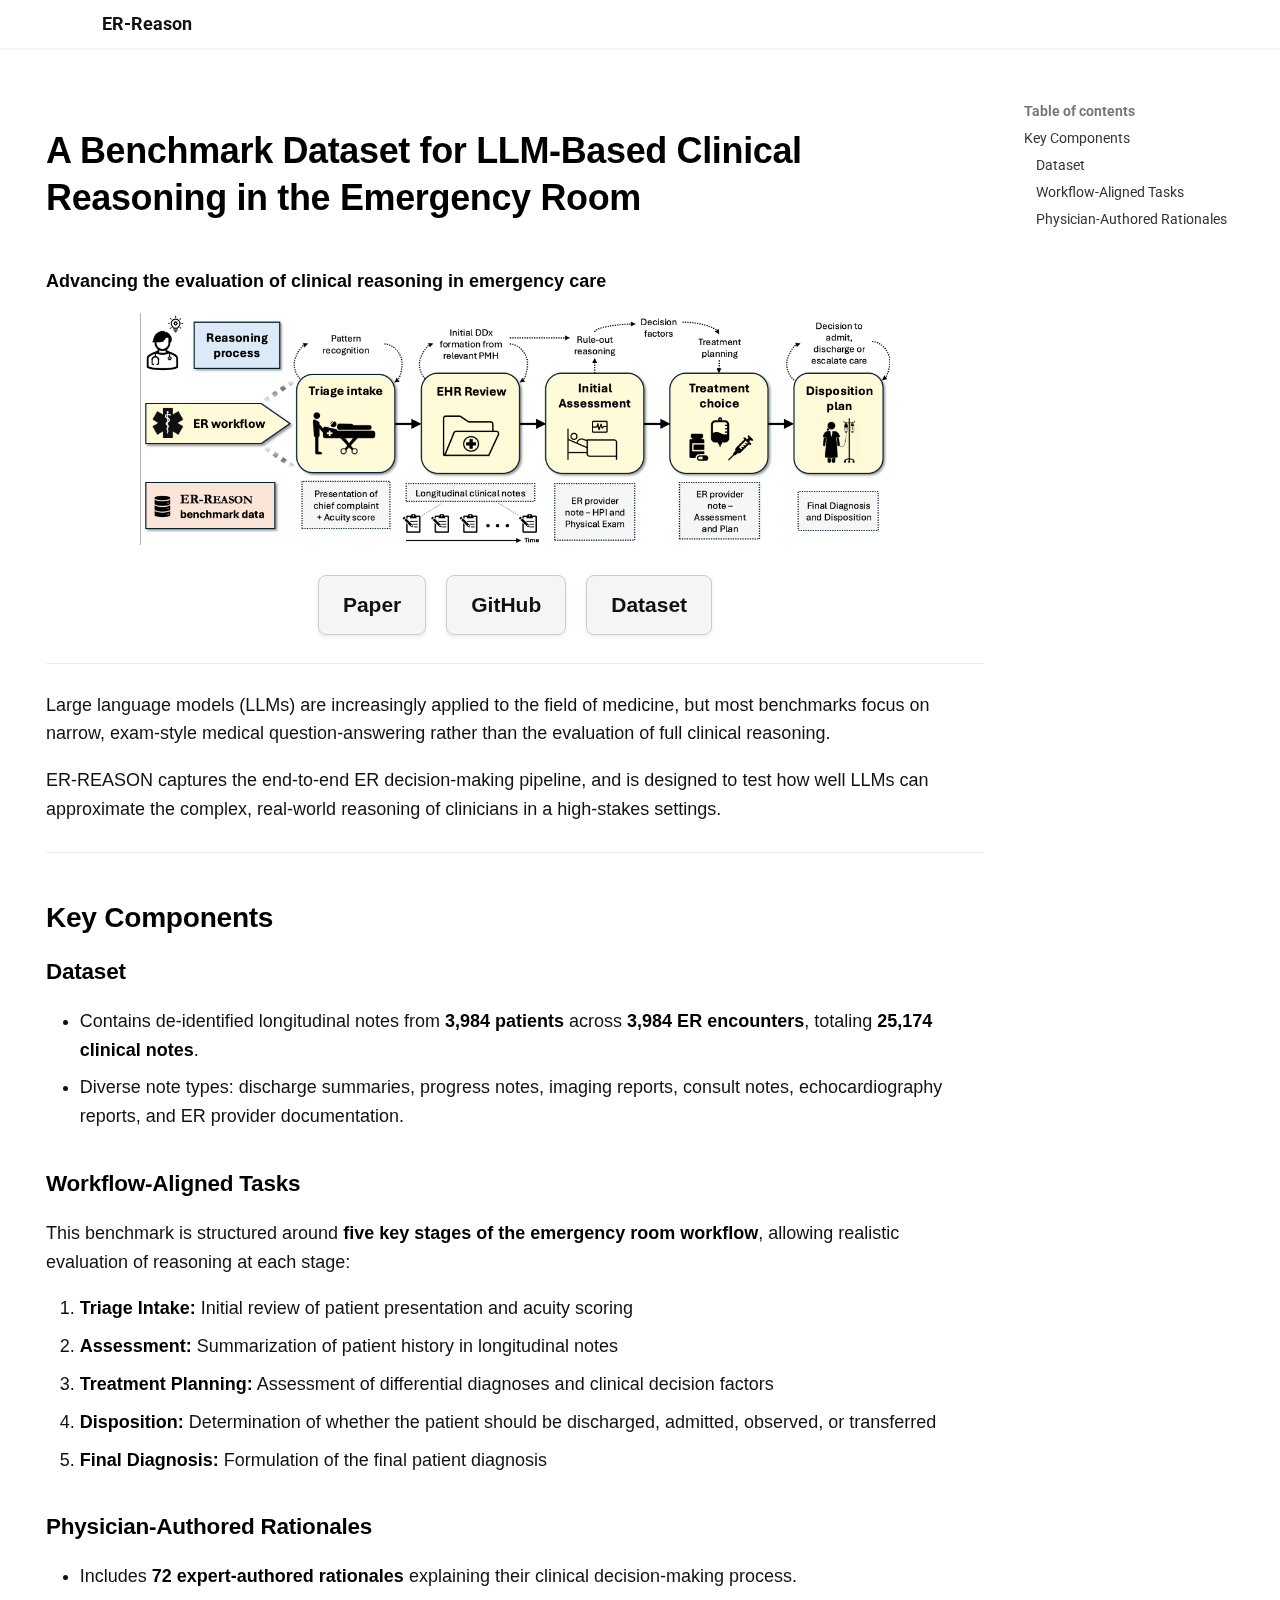
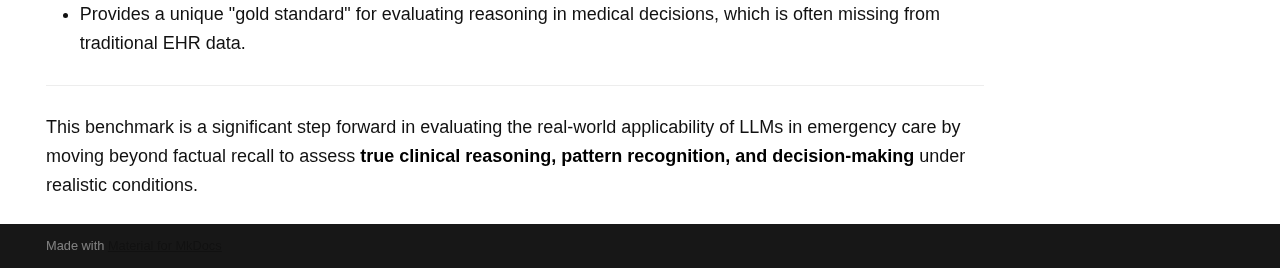
<file: index.html>
<!doctype html>
<html lang="en" class="no-js">
  <head>
    
      <meta charset="utf-8">
      <meta name="viewport" content="width=device-width,initial-scale=1">
      
        <meta name="description" content="Advancing the evaluation of clinical reasoning in emergency care">
      
      
      
        <link rel="canonical" href="https://alaalab.github.io/ER-Reason/index.html">
      
      
      
      
      <link rel="icon" href="assets/images/favicon.png">
      <meta name="generator" content="mkdocs-1.6.1, mkdocs-material-9.6.18">
    
    
      
        <title>ER-Reason</title>
      
    
    
      <link rel="stylesheet" href="assets/stylesheets/main.7e37652d.min.css">
      
      


    
    
      
    
    
      
        
        
        <link rel="preconnect" href="https://fonts.gstatic.com" crossorigin>
        <link rel="stylesheet" href="https://fonts.googleapis.com/css?family=Roboto:300,300i,400,400i,700,700i%7CRoboto+Mono:400,400i,700,700i&display=fallback">
        <style>:root{--md-text-font:"Roboto";--md-code-font:"Roboto Mono"}</style>
      
    
    
      <link rel="stylesheet" href="stylesheets/extra.css">
    
    <script>__md_scope=new URL(".",location),__md_hash=e=>[...e].reduce(((e,_)=>(e<<5)-e+_.charCodeAt(0)),0),__md_get=(e,_=localStorage,t=__md_scope)=>JSON.parse(_.getItem(t.pathname+"."+e)),__md_set=(e,_,t=localStorage,a=__md_scope)=>{try{t.setItem(a.pathname+"."+e,JSON.stringify(_))}catch(e){}}</script>
    
      

    
    
    
  </head>
  
  
    <body dir="ltr">
  
    
    <input class="md-toggle" data-md-toggle="drawer" type="checkbox" id="__drawer" autocomplete="off">
    <input class="md-toggle" data-md-toggle="search" type="checkbox" id="__search" autocomplete="off">
    <label class="md-overlay" for="__drawer"></label>
    <div data-md-component="skip">
      
        
        <a href="#a-benchmark-dataset-for-llm-based-clinical-reasoning-in-the-emergency-room" class="md-skip">
          Skip to content
        </a>
      
    </div>
    <div data-md-component="announce">
      
    </div>
    
    
      

  

<header class="md-header md-header--shadow" data-md-component="header">
  <nav class="md-header__inner md-grid" aria-label="Header">
    <a href="index.html" title="ER-Reason" class="md-header__button md-logo" aria-label="ER-Reason" data-md-component="logo">
      
  
  <svg xmlns="http://www.w3.org/2000/svg" viewBox="0 0 24 24"><path d="M12 8a3 3 0 0 0 3-3 3 3 0 0 0-3-3 3 3 0 0 0-3 3 3 3 0 0 0 3 3m0 3.54C9.64 9.35 6.5 8 3 8v11c3.5 0 6.64 1.35 9 3.54 2.36-2.19 5.5-3.54 9-3.54V8c-3.5 0-6.64 1.35-9 3.54"/></svg>

    </a>
    <label class="md-header__button md-icon" for="__drawer">
      
      <svg xmlns="http://www.w3.org/2000/svg" viewBox="0 0 24 24"><path d="M3 6h18v2H3zm0 5h18v2H3zm0 5h18v2H3z"/></svg>
    </label>
    <div class="md-header__title" data-md-component="header-title">
      <div class="md-header__ellipsis">
        <div class="md-header__topic">
          <span class="md-ellipsis">
            ER-Reason
          </span>
        </div>
        <div class="md-header__topic" data-md-component="header-topic">
          <span class="md-ellipsis">
            
              Home
            
          </span>
        </div>
      </div>
    </div>
    
    
      <script>var palette=__md_get("__palette");if(palette&&palette.color){if("(prefers-color-scheme)"===palette.color.media){var media=matchMedia("(prefers-color-scheme: light)"),input=document.querySelector(media.matches?"[data-md-color-media='(prefers-color-scheme: light)']":"[data-md-color-media='(prefers-color-scheme: dark)']");palette.color.media=input.getAttribute("data-md-color-media"),palette.color.scheme=input.getAttribute("data-md-color-scheme"),palette.color.primary=input.getAttribute("data-md-color-primary"),palette.color.accent=input.getAttribute("data-md-color-accent")}for(var[key,value]of Object.entries(palette.color))document.body.setAttribute("data-md-color-"+key,value)}</script>
    
    
    
    
  </nav>
  
</header>
    
    <div class="md-container" data-md-component="container">
      
      
        
          
        
      
      <main class="md-main" data-md-component="main">
        <div class="md-main__inner md-grid">
          
            
              
                
              
              <div class="md-sidebar md-sidebar--primary" data-md-component="sidebar" data-md-type="navigation" hidden>
                <div class="md-sidebar__scrollwrap">
                  <div class="md-sidebar__inner">
                    



<nav class="md-nav md-nav--primary" aria-label="Navigation" data-md-level="0">
  <label class="md-nav__title" for="__drawer">
    <a href="index.html" title="ER-Reason" class="md-nav__button md-logo" aria-label="ER-Reason" data-md-component="logo">
      
  
  <svg xmlns="http://www.w3.org/2000/svg" viewBox="0 0 24 24"><path d="M12 8a3 3 0 0 0 3-3 3 3 0 0 0-3-3 3 3 0 0 0-3 3 3 3 0 0 0 3 3m0 3.54C9.64 9.35 6.5 8 3 8v11c3.5 0 6.64 1.35 9 3.54 2.36-2.19 5.5-3.54 9-3.54V8c-3.5 0-6.64 1.35-9 3.54"/></svg>

    </a>
    ER-Reason
  </label>
  
  <ul class="md-nav__list" data-md-scrollfix>
    
      
      
  
  
    
  
  
  
    <li class="md-nav__item md-nav__item--active">
      
      <input class="md-nav__toggle md-toggle" type="checkbox" id="__toc">
      
      
        
      
      
        <label class="md-nav__link md-nav__link--active" for="__toc">
          
  
  
  <span class="md-ellipsis">
    Home
    
  </span>
  

          <span class="md-nav__icon md-icon"></span>
        </label>
      
      <a href="index.html" class="md-nav__link md-nav__link--active">
        
  
  
  <span class="md-ellipsis">
    Home
    
  </span>
  

      </a>
      
        

<nav class="md-nav md-nav--secondary" aria-label="Table of contents">
  
  
  
    
  
  
    <label class="md-nav__title" for="__toc">
      <span class="md-nav__icon md-icon"></span>
      Table of contents
    </label>
    <ul class="md-nav__list" data-md-component="toc" data-md-scrollfix>
      
        <li class="md-nav__item">
  <a href="#key-components" class="md-nav__link">
    <span class="md-ellipsis">
      Key Components
    </span>
  </a>
  
    <nav class="md-nav" aria-label="Key Components">
      <ul class="md-nav__list">
        
          <li class="md-nav__item">
  <a href="#dataset" class="md-nav__link">
    <span class="md-ellipsis">
      Dataset
    </span>
  </a>
  
</li>
        
          <li class="md-nav__item">
  <a href="#workflow-aligned-tasks" class="md-nav__link">
    <span class="md-ellipsis">
      Workflow-Aligned Tasks
    </span>
  </a>
  
</li>
        
          <li class="md-nav__item">
  <a href="#physician-authored-rationales" class="md-nav__link">
    <span class="md-ellipsis">
      Physician-Authored Rationales
    </span>
  </a>
  
</li>
        
      </ul>
    </nav>
  
</li>
      
    </ul>
  
</nav>
      
    </li>
  

    
  </ul>
</nav>
                  </div>
                </div>
              </div>
            
            
              
                
              
              <div class="md-sidebar md-sidebar--secondary" data-md-component="sidebar" data-md-type="toc" >
                <div class="md-sidebar__scrollwrap">
                  <div class="md-sidebar__inner">
                    

<nav class="md-nav md-nav--secondary" aria-label="Table of contents">
  
  
  
    
  
  
    <label class="md-nav__title" for="__toc">
      <span class="md-nav__icon md-icon"></span>
      Table of contents
    </label>
    <ul class="md-nav__list" data-md-component="toc" data-md-scrollfix>
      
        <li class="md-nav__item">
  <a href="#key-components" class="md-nav__link">
    <span class="md-ellipsis">
      Key Components
    </span>
  </a>
  
    <nav class="md-nav" aria-label="Key Components">
      <ul class="md-nav__list">
        
          <li class="md-nav__item">
  <a href="#dataset" class="md-nav__link">
    <span class="md-ellipsis">
      Dataset
    </span>
  </a>
  
</li>
        
          <li class="md-nav__item">
  <a href="#workflow-aligned-tasks" class="md-nav__link">
    <span class="md-ellipsis">
      Workflow-Aligned Tasks
    </span>
  </a>
  
</li>
        
          <li class="md-nav__item">
  <a href="#physician-authored-rationales" class="md-nav__link">
    <span class="md-ellipsis">
      Physician-Authored Rationales
    </span>
  </a>
  
</li>
        
      </ul>
    </nav>
  
</li>
      
    </ul>
  
</nav>
                  </div>
                </div>
              </div>
            
          
          
            <div class="md-content" data-md-component="content">
              <article class="md-content__inner md-typeset">
                
                  
  




<h1 id="a-benchmark-dataset-for-llm-based-clinical-reasoning-in-the-emergency-room">A Benchmark Dataset for LLM-Based Clinical Reasoning in the Emergency Room</h1>
<p><strong>Advancing the evaluation of clinical reasoning in emergency care</strong></p>
<p><img alt="ER-REASON image" src="images/er.png" /></p>
<div class="box-container">
  <a href="https://arxiv.org/abs/2505.22919" class="box">Paper</a>
  <a href="https://github.com/AlaaLab/ER-Reason" class="box">GitHub</a>
  <a href="coming soon" class="box">Dataset</a>
</div>

<hr />
<p>Large language models (LLMs) are increasingly applied to the field of medicine, but most benchmarks focus on narrow, exam-style medical question-answering rather than the evaluation of full clinical reasoning. </p>
<p>ER-REASON captures the end-to-end ER decision-making pipeline, and is designed to test how well LLMs can approximate the complex, real-world reasoning of clinicians in a high-stakes settings. </p>
<hr />
<h2 id="key-components">Key Components</h2>
<h3 id="dataset">Dataset</h3>
<ul>
<li>Contains de-identified longitudinal notes from <strong>3,984 patients</strong> across <strong>3,984 ER encounters</strong>, totaling <strong>25,174 clinical notes</strong>.  </li>
<li>Diverse note types: discharge summaries, progress notes, imaging reports, consult notes, echocardiography reports, and ER provider documentation.</li>
</ul>
<h3 id="workflow-aligned-tasks">Workflow-Aligned Tasks</h3>
<p>This benchmark is structured around <strong>five key stages of the emergency room workflow</strong>, allowing realistic evaluation of reasoning at each stage:</p>
<ol>
<li><strong>Triage Intake:</strong> Initial review of patient presentation and acuity scoring  </li>
<li><strong>Assessment:</strong> Summarization of patient history in longitudinal notes  </li>
<li><strong>Treatment Planning:</strong> Assessment of differential diagnoses and clinical decision factors  </li>
<li><strong>Disposition:</strong> Determination of whether the patient should be discharged, admitted, observed, or transferred  </li>
<li><strong>Final Diagnosis:</strong> Formulation of the final patient diagnosis  </li>
</ol>
<h3 id="physician-authored-rationales">Physician-Authored Rationales</h3>
<ul>
<li>Includes <strong>72 expert-authored rationales</strong> explaining their clinical decision-making process.  </li>
<li>Provides a unique "gold standard" for evaluating reasoning in medical decisions, which is often missing from traditional EHR data.</li>
</ul>
<hr />
<p>This benchmark is a significant step forward in evaluating the real-world applicability of LLMs in emergency care by moving beyond factual recall to assess <strong>true clinical reasoning, pattern recognition, and decision-making</strong> under realistic conditions.</p>







  
  




  



                
              </article>
            </div>
          
          
<script>var target=document.getElementById(location.hash.slice(1));target&&target.name&&(target.checked=target.name.startsWith("__tabbed_"))</script>
        </div>
        
      </main>
      
        <footer class="md-footer">
  
  <div class="md-footer-meta md-typeset">
    <div class="md-footer-meta__inner md-grid">
      <div class="md-copyright">
  
  
    Made with
    <a href="https://squidfunk.github.io/mkdocs-material/" target="_blank" rel="noopener">
      Material for MkDocs
    </a>
  
</div>
      
    </div>
  </div>
</footer>
      
    </div>
    <div class="md-dialog" data-md-component="dialog">
      <div class="md-dialog__inner md-typeset"></div>
    </div>
    
    
    
      
      <script id="__config" type="application/json">{"base": ".", "features": [], "search": "assets/javascripts/workers/search.973d3a69.min.js", "tags": null, "translations": {"clipboard.copied": "Copied to clipboard", "clipboard.copy": "Copy to clipboard", "search.result.more.one": "1 more on this page", "search.result.more.other": "# more on this page", "search.result.none": "No matching documents", "search.result.one": "1 matching document", "search.result.other": "# matching documents", "search.result.placeholder": "Type to start searching", "search.result.term.missing": "Missing", "select.version": "Select version"}, "version": null}</script>
    
    
      <script src="assets/javascripts/bundle.92b07e13.min.js"></script>
      
    
  </body>
</html>
</file>
<file: stylesheets/extra.css>
.md-typeset {
  font-size: 0.9rem !important;
  font-family: "Inter", "Helvetica Neue", Arial, sans-serif !important;
  line-height: 1.6 !important;
  color: #111 !important;
}

/* Headings */
.md-typeset h1,
.md-typeset h2,
.md-typeset h3,
.md-typeset h4,
.md-typeset h5,
.md-typeset h6,
.md-typeset strong {
  color: #000 !important;
  font-weight: 600 !important;
}

/* --------- Hero Section --------- */
.hero-title {
  text-align: center;
  margin: 1.5rem 0 1rem 0;
}

.hero-title h1 {
  font-size: 2.4rem;
  font-weight: 700;
  margin-bottom: 0.4rem;
}

.hero-title h2 {
  font-size: 1.1rem;
  font-weight: 400;
  color: #444;
  margin-top: 0;
}

/* Hero image sizing */
.md-content img {
  max-width: 80%;
  height: auto;
  display: block;
  margin: 0 auto 1rem auto;
}

/* --------- Link Boxes (Neutral Style) --------- */
.box-container {
  display: flex !important;
  justify-content: center !important;
  flex-wrap: wrap !important;
  gap: 20px !important;
  margin-top: 30px !important;
}

.box {
  display: flex !important;
  justify-content: center !important;
  align-items: center !important;
  background-color: #f5f5f5 !important; /* soft gray background */
  color: #000000 !important;
  padding: 12px 24px !important;
  font-size: 1.05rem !important;
  font-weight: 600 !important;
  text-decoration: none !important;
  border-radius: 8px !important;
  border: 1px solid #ccc !important;
  box-shadow: 0 2px 4px rgba(0, 0, 0, 0.08) !important;
  transition: all 0.25s ease;
}

.box:hover {
  background-color: #eaeaea !important;
  transform: translateY(-2px);
  box-shadow: 0 4px 6px rgba(0, 0, 0, 0.12);
}

/* --------- Header Bar (White Minimal) --------- */
.md-header {
  background-color: #ffffff !important;
  box-shadow: 0 1px 3px rgba(0, 0, 0, 0.08) !important;
}

/* Header title */
.md-header__title {
  color: #111 !important;
}

/* Remove hyperlink effect from site name */
.md-header__button.md-logo + .md-header__title,
.md-header__title {
  text-decoration: none !important;
  pointer-events: none !important;
  cursor: default !important;
}

/* --------- Navigation Links --------- */
.md-tabs__link,
.md-nav__link {
  color: #333 !important;
}
.md-tabs__link--active,
.md-nav__link--active {
  color: #000 !important;
  font-weight: 600 !important;
}

/* --------- Body Links --------- */
.md-typeset a {
  color: #111 !important;
  text-decoration: underline;
}
.md-typeset a:hover {
  color: #000 !important;
}

/* --------- Layout Spacing --------- */
.md-content {
  padding-top: 1.5rem !important;
}
</file>
<file: assets/stylesheets/main.7e37652d.min.css>
@charset "UTF-8";html{-webkit-text-size-adjust:none;-moz-text-size-adjust:none;text-size-adjust:none;box-sizing:border-box}*,:after,:before{box-sizing:inherit}@media (prefers-reduced-motion){*,:after,:before{transition:none!important}}body{margin:0}a,button,input,label{-webkit-tap-highlight-color:transparent}a{color:inherit;text-decoration:none}hr{border:0;box-sizing:initial;display:block;height:.05rem;overflow:visible;padding:0}small{font-size:80%}sub,sup{line-height:1em}img{border-style:none}table{border-collapse:initial;border-spacing:0}td,th{font-weight:400;vertical-align:top}button{background:#0000;border:0;font-family:inherit;font-size:inherit;margin:0;padding:0}input{border:0;outline:none}:root{--md-primary-fg-color:#4051b5;--md-primary-fg-color--light:#5d6cc0;--md-primary-fg-color--dark:#303fa1;--md-primary-bg-color:#fff;--md-primary-bg-color--light:#ffffffb3;--md-accent-fg-color:#526cfe;--md-accent-fg-color--transparent:#526cfe1a;--md-accent-bg-color:#fff;--md-accent-bg-color--light:#ffffffb3}[data-md-color-scheme=default]{color-scheme:light}[data-md-color-scheme=default] img[src$="#gh-dark-mode-only"],[data-md-color-scheme=default] img[src$="#only-dark"]{display:none}:root,[data-md-color-scheme=default]{--md-hue:225deg;--md-default-fg-color:#000000de;--md-default-fg-color--light:#0000008a;--md-default-fg-color--lighter:#00000052;--md-default-fg-color--lightest:#00000012;--md-default-bg-color:#fff;--md-default-bg-color--light:#ffffffb3;--md-default-bg-color--lighter:#ffffff4d;--md-default-bg-color--lightest:#ffffff1f;--md-code-fg-color:#36464e;--md-code-bg-color:#f5f5f5;--md-code-hl-color:#4287ff;--md-code-hl-color--light:#4287ff1a;--md-code-hl-number-color:#d52a2a;--md-code-hl-special-color:#db1457;--md-code-hl-function-color:#a846b9;--md-code-hl-constant-color:#6e59d9;--md-code-hl-keyword-color:#3f6ec6;--md-code-hl-string-color:#1c7d4d;--md-code-hl-name-color:var(--md-code-fg-color);--md-code-hl-operator-color:var(--md-default-fg-color--light);--md-code-hl-punctuation-color:var(--md-default-fg-color--light);--md-code-hl-comment-color:var(--md-default-fg-color--light);--md-code-hl-generic-color:var(--md-default-fg-color--light);--md-code-hl-variable-color:var(--md-default-fg-color--light);--md-typeset-color:var(--md-default-fg-color);--md-typeset-a-color:var(--md-primary-fg-color);--md-typeset-del-color:#f5503d26;--md-typeset-ins-color:#0bd57026;--md-typeset-kbd-color:#fafafa;--md-typeset-kbd-accent-color:#fff;--md-typeset-kbd-border-color:#b8b8b8;--md-typeset-mark-color:#ffff0080;--md-typeset-table-color:#0000001f;--md-typeset-table-color--light:rgba(0,0,0,.035);--md-admonition-fg-color:var(--md-default-fg-color);--md-admonition-bg-color:var(--md-default-bg-color);--md-warning-fg-color:#000000de;--md-warning-bg-color:#ff9;--md-footer-fg-color:#fff;--md-footer-fg-color--light:#ffffffb3;--md-footer-fg-color--lighter:#ffffff73;--md-footer-bg-color:#000000de;--md-footer-bg-color--dark:#00000052;--md-shadow-z1:0 0.2rem 0.5rem #0000000d,0 0 0.05rem #0000001a;--md-shadow-z2:0 0.2rem 0.5rem #0000001a,0 0 0.05rem #00000040;--md-shadow-z3:0 0.2rem 0.5rem #0003,0 0 0.05rem #00000059}.md-icon svg{fill:currentcolor;display:block;height:1.2rem;width:1.2rem}body{-webkit-font-smoothing:antialiased;-moz-osx-font-smoothing:grayscale;--md-text-font-family:var(--md-text-font,_),-apple-system,BlinkMacSystemFont,Helvetica,Arial,sans-serif;--md-code-font-family:var(--md-code-font,_),SFMono-Regular,Consolas,Menlo,monospace}aside,body,input{font-feature-settings:"kern","liga";color:var(--md-typeset-color);font-family:var(--md-text-font-family)}code,kbd,pre{font-feature-settings:"kern";font-family:var(--md-code-font-family)}:root{--md-typeset-table-sort-icon:url('data:image/svg+xml;charset=utf-8,<svg xmlns="http://www.w3.org/2000/svg" viewBox="0 0 24 24"><path d="m18 21-4-4h3V7h-3l4-4 4 4h-3v10h3M2 19v-2h10v2M2 13v-2h7v2M2 7V5h4v2z"/></svg>');--md-typeset-table-sort-icon--asc:url('data:image/svg+xml;charset=utf-8,<svg xmlns="http://www.w3.org/2000/svg" viewBox="0 0 24 24"><path d="M19 17h3l-4 4-4-4h3V3h2M2 17h10v2H2M6 5v2H2V5m0 6h7v2H2z"/></svg>');--md-typeset-table-sort-icon--desc:url('data:image/svg+xml;charset=utf-8,<svg xmlns="http://www.w3.org/2000/svg" viewBox="0 0 24 24"><path d="M19 7h3l-4-4-4 4h3v14h2M2 17h10v2H2M6 5v2H2V5m0 6h7v2H2z"/></svg>')}.md-typeset{-webkit-print-color-adjust:exact;color-adjust:exact;font-size:.8rem;line-height:1.6;overflow-wrap:break-word}@media print{.md-typeset{font-size:.68rem}}.md-typeset blockquote,.md-typeset dl,.md-typeset figure,.md-typeset ol,.md-typeset pre,.md-typeset ul{margin-bottom:1em;margin-top:1em}.md-typeset h1{color:var(--md-default-fg-color--light);font-size:2em;line-height:1.3;margin:0 0 1.25em}.md-typeset h1,.md-typeset h2{font-weight:300;letter-spacing:-.01em}.md-typeset h2{font-size:1.5625em;line-height:1.4;margin:1.6em 0 .64em}.md-typeset h3{font-size:1.25em;font-weight:400;letter-spacing:-.01em;line-height:1.5;margin:1.6em 0 .8em}.md-typeset h2+h3{margin-top:.8em}.md-typeset h4{font-weight:700;letter-spacing:-.01em;margin:1em 0}.md-typeset h5,.md-typeset h6{color:var(--md-default-fg-color--light);font-size:.8em;font-weight:700;letter-spacing:-.01em;margin:1.25em 0}.md-typeset h5{text-transform:uppercase}.md-typeset h5 code{text-transform:none}.md-typeset hr{border-bottom:.05rem solid var(--md-default-fg-color--lightest);display:flow-root;margin:1.5em 0}.md-typeset a{color:var(--md-typeset-a-color);word-break:break-word}.md-typeset a,.md-typeset a:before{transition:color 125ms}.md-typeset a:focus,.md-typeset a:hover{color:var(--md-accent-fg-color)}.md-typeset a:focus code,.md-typeset a:hover code{background-color:var(--md-accent-fg-color--transparent)}.md-typeset a code{color:currentcolor;transition:background-color 125ms}.md-typeset a.focus-visible{outline-color:var(--md-accent-fg-color);outline-offset:.2rem}.md-typeset code,.md-typeset kbd,.md-typeset pre{color:var(--md-code-fg-color);direction:ltr;font-variant-ligatures:none}@media print{.md-typeset code,.md-typeset kbd,.md-typeset pre{white-space:pre-wrap}}.md-typeset code{background-color:var(--md-code-bg-color);border-radius:.1rem;-webkit-box-decoration-break:clone;box-decoration-break:clone;font-size:.85em;padding:0 .2941176471em;word-break:break-word}.md-typeset code:not(.focus-visible){-webkit-tap-highlight-color:transparent;outline:none}.md-typeset pre{display:flow-root;line-height:1.4;position:relative}.md-typeset pre>code{-webkit-box-decoration-break:slice;box-decoration-break:slice;box-shadow:none;display:block;margin:0;outline-color:var(--md-accent-fg-color);overflow:auto;padding:.7720588235em 1.1764705882em;scrollbar-color:var(--md-default-fg-color--lighter) #0000;scrollbar-width:thin;touch-action:auto;word-break:normal}.md-typeset pre>code:hover{scrollbar-color:var(--md-accent-fg-color) #0000}.md-typeset pre>code::-webkit-scrollbar{height:.2rem;width:.2rem}.md-typeset pre>code::-webkit-scrollbar-thumb{background-color:var(--md-default-fg-color--lighter)}.md-typeset pre>code::-webkit-scrollbar-thumb:hover{background-color:var(--md-accent-fg-color)}.md-typeset kbd{background-color:var(--md-typeset-kbd-color);border-radius:.1rem;box-shadow:0 .1rem 0 .05rem var(--md-typeset-kbd-border-color),0 .1rem 0 var(--md-typeset-kbd-border-color),0 -.1rem .2rem var(--md-typeset-kbd-accent-color) inset;color:var(--md-default-fg-color);display:inline-block;font-size:.75em;padding:0 .6666666667em;vertical-align:text-top;word-break:break-word}.md-typeset mark{background-color:var(--md-typeset-mark-color);-webkit-box-decoration-break:clone;box-decoration-break:clone;color:inherit;word-break:break-word}.md-typeset abbr{border-bottom:.05rem dotted var(--md-default-fg-color--light);cursor:help;text-decoration:none}.md-typeset small{opacity:.75}[dir=ltr] .md-typeset sub,[dir=ltr] .md-typeset sup{margin-left:.078125em}[dir=rtl] .md-typeset sub,[dir=rtl] .md-typeset sup{margin-right:.078125em}[dir=ltr] .md-typeset blockquote{padding-left:.6rem}[dir=rtl] .md-typeset blockquote{padding-right:.6rem}[dir=ltr] .md-typeset blockquote{border-left:.2rem solid var(--md-default-fg-color--lighter)}[dir=rtl] .md-typeset blockquote{border-right:.2rem solid var(--md-default-fg-color--lighter)}.md-typeset blockquote{color:var(--md-default-fg-color--light);margin-left:0;margin-right:0}.md-typeset ul{list-style-type:disc}.md-typeset ul[type]{list-style-type:revert-layer}[dir=ltr] .md-typeset ol,[dir=ltr] .md-typeset ul{margin-left:.625em}[dir=rtl] .md-typeset ol,[dir=rtl] .md-typeset ul{margin-right:.625em}.md-typeset ol,.md-typeset ul{padding:0}.md-typeset ol:not([hidden]),.md-typeset ul:not([hidden]){display:flow-root}.md-typeset ol ol,.md-typeset ul ol{list-style-type:lower-alpha}.md-typeset ol ol ol,.md-typeset ul ol ol{list-style-type:lower-roman}.md-typeset ol ol ol ol,.md-typeset ul ol ol ol{list-style-type:upper-alpha}.md-typeset ol ol ol ol ol,.md-typeset ul ol ol ol ol{list-style-type:upper-roman}.md-typeset ol[type],.md-typeset ul[type]{list-style-type:revert-layer}[dir=ltr] .md-typeset ol li,[dir=ltr] .md-typeset ul li{margin-left:1.25em}[dir=rtl] .md-typeset ol li,[dir=rtl] .md-typeset ul li{margin-right:1.25em}.md-typeset ol li,.md-typeset ul li{margin-bottom:.5em}.md-typeset ol li blockquote,.md-typeset ol li p,.md-typeset ul li blockquote,.md-typeset ul li p{margin:.5em 0}.md-typeset ol li:last-child,.md-typeset ul li:last-child{margin-bottom:0}[dir=ltr] .md-typeset ol li ol,[dir=ltr] .md-typeset ol li ul,[dir=ltr] .md-typeset ul li ol,[dir=ltr] .md-typeset ul li ul{margin-left:.625em}[dir=rtl] .md-typeset ol li ol,[dir=rtl] .md-typeset ol li ul,[dir=rtl] .md-typeset ul li ol,[dir=rtl] .md-typeset ul li ul{margin-right:.625em}.md-typeset ol li ol,.md-typeset ol li ul,.md-typeset ul li ol,.md-typeset ul li ul{margin-bottom:.5em;margin-top:.5em}[dir=ltr] .md-typeset dd{margin-left:1.875em}[dir=rtl] .md-typeset dd{margin-right:1.875em}.md-typeset dd{margin-bottom:1.5em;margin-top:1em}.md-typeset img,.md-typeset svg,.md-typeset video{height:auto;max-width:100%}.md-typeset img[align=left]{margin:1em 1em 1em 0}.md-typeset img[align=right]{margin:1em 0 1em 1em}.md-typeset img[align]:only-child{margin-top:0}.md-typeset figure{display:flow-root;margin:1em auto;max-width:100%;text-align:center;width:-moz-fit-content;width:fit-content}.md-typeset figure img{display:block;margin:0 auto}.md-typeset figcaption{font-style:italic;margin:1em auto;max-width:24rem}.md-typeset iframe{max-width:100%}.md-typeset table:not([class]){background-color:var(--md-default-bg-color);border:.05rem solid var(--md-typeset-table-color);border-radius:.1rem;display:inline-block;font-size:.64rem;max-width:100%;overflow:auto;touch-action:auto}@media print{.md-typeset table:not([class]){display:table}}.md-typeset table:not([class])+*{margin-top:1.5em}.md-typeset table:not([class]) td>:first-child,.md-typeset table:not([class]) th>:first-child{margin-top:0}.md-typeset table:not([class]) td>:last-child,.md-typeset table:not([class]) th>:last-child{margin-bottom:0}.md-typeset table:not([class]) td:not([align]),.md-typeset table:not([class]) th:not([align]){text-align:left}[dir=rtl] .md-typeset table:not([class]) td:not([align]),[dir=rtl] .md-typeset table:not([class]) th:not([align]){text-align:right}.md-typeset table:not([class]) th{font-weight:700;min-width:5rem;padding:.9375em 1.25em;vertical-align:top}.md-typeset table:not([class]) td{border-top:.05rem solid var(--md-typeset-table-color);padding:.9375em 1.25em;vertical-align:top}.md-typeset table:not([class]) tbody tr{transition:background-color 125ms}.md-typeset table:not([class]) tbody tr:hover{background-color:var(--md-typeset-table-color--light);box-shadow:0 .05rem 0 var(--md-default-bg-color) inset}.md-typeset table:not([class]) a{word-break:normal}.md-typeset table th[role=columnheader]{cursor:pointer}[dir=ltr] .md-typeset table th[role=columnheader]:after{margin-left:.5em}[dir=rtl] .md-typeset table th[role=columnheader]:after{margin-right:.5em}.md-typeset table th[role=columnheader]:after{content:"";display:inline-block;height:1.2em;-webkit-mask-image:var(--md-typeset-table-sort-icon);mask-image:var(--md-typeset-table-sort-icon);-webkit-mask-repeat:no-repeat;mask-repeat:no-repeat;-webkit-mask-size:contain;mask-size:contain;transition:background-color 125ms;vertical-align:text-bottom;width:1.2em}.md-typeset table th[role=columnheader]:hover:after{background-color:var(--md-default-fg-color--lighter)}.md-typeset table th[role=columnheader][aria-sort=ascending]:after{background-color:var(--md-default-fg-color--light);-webkit-mask-image:var(--md-typeset-table-sort-icon--asc);mask-image:var(--md-typeset-table-sort-icon--asc)}.md-typeset table th[role=columnheader][aria-sort=descending]:after{background-color:var(--md-default-fg-color--light);-webkit-mask-image:var(--md-typeset-table-sort-icon--desc);mask-image:var(--md-typeset-table-sort-icon--desc)}.md-typeset__scrollwrap{margin:1em -.8rem;overflow-x:auto;touch-action:auto}.md-typeset__table{display:inline-block;margin-bottom:.5em;padding:0 .8rem}@media print{.md-typeset__table{display:block}}html .md-typeset__table table{display:table;margin:0;overflow:hidden;width:100%}@media screen and (max-width:44.984375em){.md-content__inner>pre{margin:1em -.8rem}.md-content__inner>pre code{border-radius:0}}.md-typeset .md-author{border-radius:100%;display:block;flex-shrink:0;height:1.6rem;overflow:hidden;position:relative;transition:color 125ms,transform 125ms;width:1.6rem}.md-typeset .md-author img{display:block}.md-typeset .md-author--more{background:var(--md-default-fg-color--lightest);color:var(--md-default-fg-color--lighter);font-size:.6rem;font-weight:700;line-height:1.6rem;text-align:center}.md-typeset .md-author--long{height:2.4rem;width:2.4rem}.md-typeset a.md-author{transform:scale(1)}.md-typeset a.md-author img{border-radius:100%;filter:grayscale(100%) opacity(75%);transition:filter 125ms}.md-typeset a.md-author:focus,.md-typeset a.md-author:hover{transform:scale(1.1);z-index:1}.md-typeset a.md-author:focus img,.md-typeset a.md-author:hover img{filter:grayscale(0)}.md-banner{background-color:var(--md-footer-bg-color);color:var(--md-footer-fg-color);overflow:auto}@media print{.md-banner{display:none}}.md-banner--warning{background-color:var(--md-warning-bg-color);color:var(--md-warning-fg-color)}.md-banner__inner{font-size:.7rem;margin:.6rem auto;padding:0 .8rem}[dir=ltr] .md-banner__button{float:right}[dir=rtl] .md-banner__button{float:left}.md-banner__button{color:inherit;cursor:pointer;transition:opacity .25s}.no-js .md-banner__button{display:none}.md-banner__button:hover{opacity:.7}html{font-size:125%;height:100%;overflow-x:hidden}@media screen and (min-width:100em){html{font-size:137.5%}}@media screen and (min-width:125em){html{font-size:150%}}body{background-color:var(--md-default-bg-color);display:flex;flex-direction:column;font-size:.5rem;min-height:100%;position:relative;width:100%}@media print{body{display:block}}@media screen and (max-width:59.984375em){body[data-md-scrolllock]{position:fixed}}.md-grid{margin-left:auto;margin-right:auto;max-width:61rem}.md-container{display:flex;flex-direction:column;flex-grow:1}@media print{.md-container{display:block}}.md-main{flex-grow:1}.md-main__inner{display:flex;height:100%;margin-top:1.5rem}.md-ellipsis{overflow:hidden;text-overflow:ellipsis}.md-toggle{display:none}.md-option{height:0;opacity:0;position:absolute;width:0}.md-option:checked+label:not([hidden]){display:block}.md-option.focus-visible+label{outline-color:var(--md-accent-fg-color);outline-style:auto}.md-skip{background-color:var(--md-default-fg-color);border-radius:.1rem;color:var(--md-default-bg-color);font-size:.64rem;margin:.5rem;opacity:0;outline-color:var(--md-accent-fg-color);padding:.3rem .5rem;position:fixed;transform:translateY(.4rem);z-index:-1}.md-skip:focus{opacity:1;transform:translateY(0);transition:transform .25s cubic-bezier(.4,0,.2,1),opacity 175ms 75ms;z-index:10}@page{margin:25mm}:root{--md-clipboard-icon:url('data:image/svg+xml;charset=utf-8,<svg xmlns="http://www.w3.org/2000/svg" viewBox="0 0 24 24"><path d="M19 21H8V7h11m0-2H8a2 2 0 0 0-2 2v14a2 2 0 0 0 2 2h11a2 2 0 0 0 2-2V7a2 2 0 0 0-2-2m-3-4H4a2 2 0 0 0-2 2v14h2V3h12z"/></svg>')}.md-clipboard{border-radius:.1rem;color:var(--md-default-fg-color--lightest);cursor:pointer;height:1.5em;outline-color:var(--md-accent-fg-color);outline-offset:.1rem;position:absolute;right:.5em;top:.5em;transition:color .25s;width:1.5em;z-index:1}@media print{.md-clipboard{display:none}}.md-clipboard:not(.focus-visible){-webkit-tap-highlight-color:transparent;outline:none}:hover>.md-clipboard{color:var(--md-default-fg-color--light)}.md-clipboard:focus,.md-clipboard:hover{color:var(--md-accent-fg-color)}.md-clipboard:after{background-color:currentcolor;content:"";display:block;height:1.125em;margin:0 auto;-webkit-mask-image:var(--md-clipboard-icon);mask-image:var(--md-clipboard-icon);-webkit-mask-position:center;mask-position:center;-webkit-mask-repeat:no-repeat;mask-repeat:no-repeat;-webkit-mask-size:contain;mask-size:contain;width:1.125em}.md-clipboard--inline{cursor:pointer}.md-clipboard--inline code{transition:color .25s,background-color .25s}.md-clipboard--inline:focus code,.md-clipboard--inline:hover code{background-color:var(--md-accent-fg-color--transparent);color:var(--md-accent-fg-color)}.md-typeset .md-code__content{display:grid}@keyframes consent{0%{opacity:0;transform:translateY(100%)}to{opacity:1;transform:translateY(0)}}@keyframes overlay{0%{opacity:0}to{opacity:1}}.md-consent__overlay{animation:overlay .25s both;-webkit-backdrop-filter:blur(.1rem);backdrop-filter:blur(.1rem);background-color:#0000008a;height:100%;opacity:1;position:fixed;top:0;width:100%;z-index:5}.md-consent__inner{animation:consent .5s cubic-bezier(.1,.7,.1,1) both;background-color:var(--md-default-bg-color);border:0;border-radius:.1rem;bottom:0;box-shadow:0 0 .2rem #0000001a,0 .2rem .4rem #0003;max-height:100%;overflow:auto;padding:0;position:fixed;width:100%;z-index:5}.md-consent__form{padding:.8rem}.md-consent__settings{display:none;margin:1em 0}input:checked+.md-consent__settings{display:block}.md-consent__controls{margin-bottom:.8rem}.md-typeset .md-consent__controls .md-button{display:inline}@media screen and (max-width:44.984375em){.md-typeset .md-consent__controls .md-button{display:block;margin-top:.4rem;text-align:center;width:100%}}.md-consent label{cursor:pointer}.md-content{flex-grow:1;min-width:0}.md-content__inner{margin:0 .8rem 1.2rem;padding-top:.6rem}@media screen and (min-width:76.25em){[dir=ltr] .md-sidebar--primary:not([hidden])~.md-content>.md-content__inner{margin-left:1.2rem}[dir=ltr] .md-sidebar--secondary:not([hidden])~.md-content>.md-content__inner,[dir=rtl] .md-sidebar--primary:not([hidden])~.md-content>.md-content__inner{margin-right:1.2rem}[dir=rtl] .md-sidebar--secondary:not([hidden])~.md-content>.md-content__inner{margin-left:1.2rem}}.md-content__inner:before{content:"";display:block;height:.4rem}.md-content__inner>:last-child{margin-bottom:0}[dir=ltr] .md-content__button{float:right}[dir=rtl] .md-content__button{float:left}[dir=ltr] .md-content__button{margin-left:.4rem}[dir=rtl] .md-content__button{margin-right:.4rem}.md-content__button{margin:.4rem 0;padding:0}@media print{.md-content__button{display:none}}.md-typeset .md-content__button{color:var(--md-default-fg-color--lighter)}.md-content__button svg{display:inline;vertical-align:top}[dir=rtl] .md-content__button svg{transform:scaleX(-1)}[dir=ltr] .md-dialog{right:.8rem}[dir=rtl] .md-dialog{left:.8rem}.md-dialog{background-color:var(--md-default-fg-color);border-radius:.1rem;bottom:.8rem;box-shadow:var(--md-shadow-z3);min-width:11.1rem;opacity:0;padding:.4rem .6rem;pointer-events:none;position:fixed;transform:translateY(100%);transition:transform 0ms .4s,opacity .4s;z-index:4}@media print{.md-dialog{display:none}}.md-dialog--active{opacity:1;pointer-events:auto;transform:translateY(0);transition:transform .4s cubic-bezier(.075,.85,.175,1),opacity .4s}.md-dialog__inner{color:var(--md-default-bg-color);font-size:.7rem}.md-feedback{margin:2em 0 1em;text-align:center}.md-feedback fieldset{border:none;margin:0;padding:0}.md-feedback__title{font-weight:700;margin:1em auto}.md-feedback__inner{position:relative}.md-feedback__list{display:flex;flex-wrap:wrap;place-content:baseline center;position:relative}.md-feedback__list:hover .md-icon:not(:disabled){color:var(--md-default-fg-color--lighter)}:disabled .md-feedback__list{min-height:1.8rem}.md-feedback__icon{color:var(--md-default-fg-color--light);cursor:pointer;flex-shrink:0;margin:0 .1rem;transition:color 125ms}.md-feedback__icon:not(:disabled).md-icon:hover{color:var(--md-accent-fg-color)}.md-feedback__icon:disabled{color:var(--md-default-fg-color--lightest);pointer-events:none}.md-feedback__note{opacity:0;position:relative;transform:translateY(.4rem);transition:transform .4s cubic-bezier(.1,.7,.1,1),opacity .15s}.md-feedback__note>*{margin:0 auto;max-width:16rem}:disabled .md-feedback__note{opacity:1;transform:translateY(0)}@media print{.md-feedback{display:none}}.md-footer{background-color:var(--md-footer-bg-color);color:var(--md-footer-fg-color)}@media print{.md-footer{display:none}}.md-footer__inner{justify-content:space-between;overflow:auto;padding:.2rem}.md-footer__inner:not([hidden]){display:flex}.md-footer__link{align-items:end;display:flex;flex-grow:0.01;margin-bottom:.4rem;margin-top:1rem;max-width:100%;outline-color:var(--md-accent-fg-color);overflow:hidden;transition:opacity .25s}.md-footer__link:focus,.md-footer__link:hover{opacity:.7}[dir=rtl] .md-footer__link svg{transform:scaleX(-1)}@media screen and (max-width:44.984375em){.md-footer__link--prev{flex-shrink:0}.md-footer__link--prev .md-footer__title{display:none}}[dir=ltr] .md-footer__link--next{margin-left:auto}[dir=rtl] .md-footer__link--next{margin-right:auto}.md-footer__link--next{text-align:right}[dir=rtl] .md-footer__link--next{text-align:left}.md-footer__title{flex-grow:1;font-size:.9rem;margin-bottom:.7rem;max-width:calc(100% - 2.4rem);padding:0 1rem;white-space:nowrap}.md-footer__button{margin:.2rem;padding:.4rem}.md-footer__direction{font-size:.64rem;opacity:.7}.md-footer-meta{background-color:var(--md-footer-bg-color--dark)}.md-footer-meta__inner{display:flex;flex-wrap:wrap;justify-content:space-between;padding:.2rem}html .md-footer-meta.md-typeset a{color:var(--md-footer-fg-color--light)}html .md-footer-meta.md-typeset a:focus,html .md-footer-meta.md-typeset a:hover{color:var(--md-footer-fg-color)}.md-copyright{color:var(--md-footer-fg-color--lighter);font-size:.64rem;margin:auto .6rem;padding:.4rem 0;width:100%}@media screen and (min-width:45em){.md-copyright{width:auto}}.md-copyright__highlight{color:var(--md-footer-fg-color--light)}.md-social{display:inline-flex;gap:.2rem;margin:0 .4rem;padding:.2rem 0 .6rem}@media screen and (min-width:45em){.md-social{padding:.6rem 0}}.md-social__link{display:inline-block;height:1.6rem;text-align:center;width:1.6rem}.md-social__link:before{line-height:1.9}.md-social__link svg{fill:currentcolor;max-height:.8rem;vertical-align:-25%}.md-typeset .md-button{border:.1rem solid;border-radius:.1rem;color:var(--md-primary-fg-color);cursor:pointer;display:inline-block;font-weight:700;padding:.625em 2em;transition:color 125ms,background-color 125ms,border-color 125ms}.md-typeset .md-button--primary{background-color:var(--md-primary-fg-color);border-color:var(--md-primary-fg-color);color:var(--md-primary-bg-color)}.md-typeset .md-button:focus,.md-typeset .md-button:hover{background-color:var(--md-accent-fg-color);border-color:var(--md-accent-fg-color);color:var(--md-accent-bg-color)}[dir=ltr] .md-typeset .md-input{border-top-left-radius:.1rem}[dir=ltr] .md-typeset .md-input,[dir=rtl] .md-typeset .md-input{border-top-right-radius:.1rem}[dir=rtl] .md-typeset .md-input{border-top-left-radius:.1rem}.md-typeset .md-input{border-bottom:.1rem solid var(--md-default-fg-color--lighter);box-shadow:var(--md-shadow-z1);font-size:.8rem;height:1.8rem;padding:0 .6rem;transition:border .25s,box-shadow .25s}.md-typeset .md-input:focus,.md-typeset .md-input:hover{border-bottom-color:var(--md-accent-fg-color);box-shadow:var(--md-shadow-z2)}.md-typeset .md-input--stretch{width:100%}.md-header{background-color:var(--md-primary-fg-color);box-shadow:0 0 .2rem #0000,0 .2rem .4rem #0000;color:var(--md-primary-bg-color);display:block;left:0;position:sticky;right:0;top:0;z-index:4}@media print{.md-header{display:none}}.md-header[hidden]{transform:translateY(-100%);transition:transform .25s cubic-bezier(.8,0,.6,1),box-shadow .25s}.md-header--shadow{box-shadow:0 0 .2rem #0000001a,0 .2rem .4rem #0003;transition:transform .25s cubic-bezier(.1,.7,.1,1),box-shadow .25s}.md-header__inner{align-items:center;display:flex;padding:0 .2rem}.md-header__button{color:currentcolor;cursor:pointer;margin:.2rem;outline-color:var(--md-accent-fg-color);padding:.4rem;position:relative;transition:opacity .25s;vertical-align:middle;z-index:1}.md-header__button:hover{opacity:.7}.md-header__button:not([hidden]){display:inline-block}.md-header__button:not(.focus-visible){-webkit-tap-highlight-color:transparent;outline:none}.md-header__button.md-logo{margin:.2rem;padding:.4rem}@media screen and (max-width:76.234375em){.md-header__button.md-logo{display:none}}.md-header__button.md-logo img,.md-header__button.md-logo svg{fill:currentcolor;display:block;height:1.2rem;width:auto}@media screen and (min-width:60em){.md-header__button[for=__search]{display:none}}.no-js .md-header__button[for=__search]{display:none}[dir=rtl] .md-header__button[for=__search] svg{transform:scaleX(-1)}@media screen and (min-width:76.25em){.md-header__button[for=__drawer]{display:none}}.md-header__topic{display:flex;max-width:100%;position:absolute;transition:transform .4s cubic-bezier(.1,.7,.1,1),opacity .15s;white-space:nowrap}.md-header__topic+.md-header__topic{opacity:0;pointer-events:none;transform:translateX(1.25rem);transition:transform .4s cubic-bezier(1,.7,.1,.1),opacity .15s;z-index:-1}[dir=rtl] .md-header__topic+.md-header__topic{transform:translateX(-1.25rem)}.md-header__topic:first-child{font-weight:700}[dir=ltr] .md-header__title{margin-left:1rem;margin-right:.4rem}[dir=rtl] .md-header__title{margin-left:.4rem;margin-right:1rem}.md-header__title{flex-grow:1;font-size:.9rem;height:2.4rem;line-height:2.4rem}.md-header__title--active .md-header__topic{opacity:0;pointer-events:none;transform:translateX(-1.25rem);transition:transform .4s cubic-bezier(1,.7,.1,.1),opacity .15s;z-index:-1}[dir=rtl] .md-header__title--active .md-header__topic{transform:translateX(1.25rem)}.md-header__title--active .md-header__topic+.md-header__topic{opacity:1;pointer-events:auto;transform:translateX(0);transition:transform .4s cubic-bezier(.1,.7,.1,1),opacity .15s;z-index:0}.md-header__title>.md-header__ellipsis{height:100%;position:relative;width:100%}.md-header__option{display:flex;flex-shrink:0;max-width:100%;transition:max-width 0ms .25s,opacity .25s .25s;white-space:nowrap}[data-md-toggle=search]:checked~.md-header .md-header__option{max-width:0;opacity:0;transition:max-width 0ms,opacity 0ms}.md-header__option>input{bottom:0}.md-header__source{display:none}@media screen and (min-width:60em){[dir=ltr] .md-header__source{margin-left:1rem}[dir=rtl] .md-header__source{margin-right:1rem}.md-header__source{display:block;max-width:11.7rem;width:11.7rem}}@media screen and (min-width:76.25em){[dir=ltr] .md-header__source{margin-left:1.4rem}[dir=rtl] .md-header__source{margin-right:1.4rem}}.md-meta{color:var(--md-default-fg-color--light);font-size:.7rem;line-height:1.3}.md-meta__list{display:inline-flex;flex-wrap:wrap;list-style:none;margin:0;padding:0}.md-meta__item:not(:last-child):after{content:"·";margin-left:.2rem;margin-right:.2rem}.md-meta__link{color:var(--md-typeset-a-color)}.md-meta__link:focus,.md-meta__link:hover{color:var(--md-accent-fg-color)}.md-draft{background-color:#ff1744;border-radius:.125em;color:#fff;display:inline-block;font-weight:700;padding-left:.5714285714em;padding-right:.5714285714em}:root{--md-nav-icon--prev:url('data:image/svg+xml;charset=utf-8,<svg xmlns="http://www.w3.org/2000/svg" viewBox="0 0 24 24"><path d="M20 11v2H8l5.5 5.5-1.42 1.42L4.16 12l7.92-7.92L13.5 5.5 8 11z"/></svg>');--md-nav-icon--next:url('data:image/svg+xml;charset=utf-8,<svg xmlns="http://www.w3.org/2000/svg" viewBox="0 0 24 24"><path d="M8.59 16.58 13.17 12 8.59 7.41 10 6l6 6-6 6z"/></svg>');--md-toc-icon:url('data:image/svg+xml;charset=utf-8,<svg xmlns="http://www.w3.org/2000/svg" viewBox="0 0 24 24"><path d="M3 9h14V7H3zm0 4h14v-2H3zm0 4h14v-2H3zm16 0h2v-2h-2zm0-10v2h2V7zm0 6h2v-2h-2z"/></svg>')}.md-nav{font-size:.7rem;line-height:1.3}.md-nav__title{color:var(--md-default-fg-color--light);display:block;font-weight:700;overflow:hidden;padding:0 .6rem;text-overflow:ellipsis}.md-nav__title .md-nav__button{display:none}.md-nav__title .md-nav__button img{height:100%;width:auto}.md-nav__title .md-nav__button.md-logo img,.md-nav__title .md-nav__button.md-logo svg{fill:currentcolor;display:block;height:2.4rem;max-width:100%;object-fit:contain;width:auto}.md-nav__list{list-style:none;margin:0;padding:0}.md-nav__link{align-items:flex-start;display:flex;gap:.4rem;margin-top:.625em;scroll-snap-align:start;transition:color 125ms}.md-nav__link--passed{color:var(--md-default-fg-color--light)}.md-nav__item .md-nav__link--active,.md-nav__item .md-nav__link--active code{color:var(--md-typeset-a-color)}.md-nav__link .md-ellipsis{position:relative}[dir=ltr] .md-nav__link .md-icon:last-child{margin-left:auto}[dir=rtl] .md-nav__link .md-icon:last-child{margin-right:auto}.md-nav__link svg{fill:currentcolor;flex-shrink:0;height:1.3em;position:relative}.md-nav__link[for]:focus,.md-nav__link[for]:hover,.md-nav__link[href]:focus,.md-nav__link[href]:hover{color:var(--md-accent-fg-color);cursor:pointer}.md-nav__link.focus-visible{outline-color:var(--md-accent-fg-color);outline-offset:.2rem}.md-nav--primary .md-nav__link[for=__toc]{display:none}.md-nav--primary .md-nav__link[for=__toc] .md-icon:after{background-color:currentcolor;display:block;height:100%;-webkit-mask-image:var(--md-toc-icon);mask-image:var(--md-toc-icon);width:100%}.md-nav--primary .md-nav__link[for=__toc]~.md-nav{display:none}.md-nav__container>.md-nav__link{margin-top:0}.md-nav__container>.md-nav__link:first-child{flex-grow:1;min-width:0}.md-nav__icon{flex-shrink:0}.md-nav__source{display:none}@media screen and (max-width:76.234375em){.md-nav--primary,.md-nav--primary .md-nav{background-color:var(--md-default-bg-color);display:flex;flex-direction:column;height:100%;left:0;position:absolute;right:0;top:0;z-index:1}.md-nav--primary .md-nav__item,.md-nav--primary .md-nav__title{font-size:.8rem;line-height:1.5}.md-nav--primary .md-nav__title{background-color:var(--md-default-fg-color--lightest);color:var(--md-default-fg-color--light);cursor:pointer;height:5.6rem;line-height:2.4rem;padding:3rem .8rem .2rem;position:relative;white-space:nowrap}[dir=ltr] .md-nav--primary .md-nav__title .md-nav__icon{left:.4rem}[dir=rtl] .md-nav--primary .md-nav__title .md-nav__icon{right:.4rem}.md-nav--primary .md-nav__title .md-nav__icon{display:block;height:1.2rem;margin:.2rem;position:absolute;top:.4rem;width:1.2rem}.md-nav--primary .md-nav__title .md-nav__icon:after{background-color:currentcolor;content:"";display:block;height:100%;-webkit-mask-image:var(--md-nav-icon--prev);mask-image:var(--md-nav-icon--prev);-webkit-mask-position:center;mask-position:center;-webkit-mask-repeat:no-repeat;mask-repeat:no-repeat;-webkit-mask-size:contain;mask-size:contain;width:100%}.md-nav--primary .md-nav__title~.md-nav__list{background-color:var(--md-default-bg-color);box-shadow:0 .05rem 0 var(--md-default-fg-color--lightest) inset;overflow-y:auto;scroll-snap-type:y mandatory;touch-action:pan-y}.md-nav--primary .md-nav__title~.md-nav__list>:first-child{border-top:0}.md-nav--primary .md-nav__title[for=__drawer]{background-color:var(--md-primary-fg-color);color:var(--md-primary-bg-color);font-weight:700}.md-nav--primary .md-nav__title .md-logo{display:block;left:.2rem;margin:.2rem;padding:.4rem;position:absolute;right:.2rem;top:.2rem}.md-nav--primary .md-nav__list{flex:1}.md-nav--primary .md-nav__item{border-top:.05rem solid var(--md-default-fg-color--lightest)}.md-nav--primary .md-nav__item--active>.md-nav__link{color:var(--md-typeset-a-color)}.md-nav--primary .md-nav__item--active>.md-nav__link:focus,.md-nav--primary .md-nav__item--active>.md-nav__link:hover{color:var(--md-accent-fg-color)}.md-nav--primary .md-nav__link{margin-top:0;padding:.6rem .8rem}.md-nav--primary .md-nav__link svg{margin-top:.1em}.md-nav--primary .md-nav__link>.md-nav__link{padding:0}[dir=ltr] .md-nav--primary .md-nav__link .md-nav__icon{margin-right:-.2rem}[dir=rtl] .md-nav--primary .md-nav__link .md-nav__icon{margin-left:-.2rem}.md-nav--primary .md-nav__link .md-nav__icon{font-size:1.2rem;height:1.2rem;width:1.2rem}.md-nav--primary .md-nav__link .md-nav__icon:after{background-color:currentcolor;content:"";display:block;height:100%;-webkit-mask-image:var(--md-nav-icon--next);mask-image:var(--md-nav-icon--next);-webkit-mask-position:center;mask-position:center;-webkit-mask-repeat:no-repeat;mask-repeat:no-repeat;-webkit-mask-size:contain;mask-size:contain;width:100%}[dir=rtl] .md-nav--primary .md-nav__icon:after{transform:scale(-1)}.md-nav--primary .md-nav--secondary .md-nav{background-color:initial;position:static}[dir=ltr] .md-nav--primary .md-nav--secondary .md-nav .md-nav__link{padding-left:1.4rem}[dir=rtl] .md-nav--primary .md-nav--secondary .md-nav .md-nav__link{padding-right:1.4rem}[dir=ltr] .md-nav--primary .md-nav--secondary .md-nav .md-nav .md-nav__link{padding-left:2rem}[dir=rtl] .md-nav--primary .md-nav--secondary .md-nav .md-nav .md-nav__link{padding-right:2rem}[dir=ltr] .md-nav--primary .md-nav--secondary .md-nav .md-nav .md-nav .md-nav__link{padding-left:2.6rem}[dir=rtl] .md-nav--primary .md-nav--secondary .md-nav .md-nav .md-nav .md-nav__link{padding-right:2.6rem}[dir=ltr] .md-nav--primary .md-nav--secondary .md-nav .md-nav .md-nav .md-nav .md-nav__link{padding-left:3.2rem}[dir=rtl] .md-nav--primary .md-nav--secondary .md-nav .md-nav .md-nav .md-nav .md-nav__link{padding-right:3.2rem}.md-nav--secondary{background-color:initial}.md-nav__toggle~.md-nav{display:flex;opacity:0;transform:translateX(100%);transition:transform .25s cubic-bezier(.8,0,.6,1),opacity 125ms 50ms}[dir=rtl] .md-nav__toggle~.md-nav{transform:translateX(-100%)}.md-nav__toggle:checked~.md-nav{opacity:1;transform:translateX(0);transition:transform .25s cubic-bezier(.4,0,.2,1),opacity 125ms 125ms}.md-nav__toggle:checked~.md-nav>.md-nav__list{-webkit-backface-visibility:hidden;backface-visibility:hidden}}@media screen and (max-width:59.984375em){.md-nav--primary .md-nav__link[for=__toc]{display:flex}.md-nav--primary .md-nav__link[for=__toc] .md-icon:after{content:""}.md-nav--primary .md-nav__link[for=__toc]+.md-nav__link{display:none}.md-nav--primary .md-nav__link[for=__toc]~.md-nav{display:flex}.md-nav__source{background-color:var(--md-primary-fg-color--dark);color:var(--md-primary-bg-color);display:block;padding:0 .2rem}}@media screen and (min-width:60em) and (max-width:76.234375em){.md-nav--integrated .md-nav__link[for=__toc]{display:flex}.md-nav--integrated .md-nav__link[for=__toc] .md-icon:after{content:""}.md-nav--integrated .md-nav__link[for=__toc]+.md-nav__link{display:none}.md-nav--integrated .md-nav__link[for=__toc]~.md-nav{display:flex}}@media screen and (min-width:60em){.md-nav{margin-bottom:-.4rem}.md-nav--secondary .md-nav__title{background:var(--md-default-bg-color);box-shadow:0 0 .4rem .4rem var(--md-default-bg-color);position:sticky;top:0;z-index:1}.md-nav--secondary .md-nav__title[for=__toc]{scroll-snap-align:start}.md-nav--secondary .md-nav__title .md-nav__icon{display:none}[dir=ltr] .md-nav--secondary .md-nav__list{padding-left:.6rem}[dir=rtl] .md-nav--secondary .md-nav__list{padding-right:.6rem}.md-nav--secondary .md-nav__list{padding-bottom:.4rem}[dir=ltr] .md-nav--secondary .md-nav__item>.md-nav__link{margin-right:.4rem}[dir=rtl] .md-nav--secondary .md-nav__item>.md-nav__link{margin-left:.4rem}}@media screen and (min-width:76.25em){.md-nav{margin-bottom:-.4rem;transition:max-height .25s cubic-bezier(.86,0,.07,1)}.md-nav--primary .md-nav__title{background:var(--md-default-bg-color);box-shadow:0 0 .4rem .4rem var(--md-default-bg-color);position:sticky;top:0;z-index:1}.md-nav--primary .md-nav__title[for=__drawer]{scroll-snap-align:start}.md-nav--primary .md-nav__title .md-nav__icon{display:none}[dir=ltr] .md-nav--primary .md-nav__list{padding-left:.6rem}[dir=rtl] .md-nav--primary .md-nav__list{padding-right:.6rem}.md-nav--primary .md-nav__list{padding-bottom:.4rem}[dir=ltr] .md-nav--primary .md-nav__item>.md-nav__link{margin-right:.4rem}[dir=rtl] .md-nav--primary .md-nav__item>.md-nav__link{margin-left:.4rem}.md-nav__toggle~.md-nav{display:grid;grid-template-rows:minmax(.4rem,0fr);opacity:0;transition:grid-template-rows .25s cubic-bezier(.86,0,.07,1),opacity .25s,visibility 0ms .25s;visibility:collapse}.md-nav__toggle~.md-nav>.md-nav__list{overflow:hidden}.md-nav__toggle.md-toggle--indeterminate~.md-nav,.md-nav__toggle:checked~.md-nav{grid-template-rows:minmax(.4rem,1fr);opacity:1;transition:grid-template-rows .25s cubic-bezier(.86,0,.07,1),opacity .15s .1s,visibility 0ms;visibility:visible}.md-nav__toggle.md-toggle--indeterminate~.md-nav{transition:none}.md-nav__item--nested>.md-nav>.md-nav__title{display:none}.md-nav__item--section{display:block;margin:1.25em 0}.md-nav__item--section:last-child{margin-bottom:0}.md-nav__item--section>.md-nav__link{font-weight:700}.md-nav__item--section>.md-nav__link[for]{color:var(--md-default-fg-color--light)}.md-nav__item--section>.md-nav__link:not(.md-nav__container){pointer-events:none}.md-nav__item--section>.md-nav__link .md-icon,.md-nav__item--section>.md-nav__link>[for]{display:none}[dir=ltr] .md-nav__item--section>.md-nav{margin-left:-.6rem}[dir=rtl] .md-nav__item--section>.md-nav{margin-right:-.6rem}.md-nav__item--section>.md-nav{display:block;opacity:1;visibility:visible}.md-nav__item--section>.md-nav>.md-nav__list>.md-nav__item{padding:0}.md-nav__icon{border-radius:100%;height:.9rem;transition:background-color .25s;width:.9rem}.md-nav__icon:hover{background-color:var(--md-accent-fg-color--transparent)}.md-nav__icon:after{background-color:currentcolor;border-radius:100%;content:"";display:inline-block;height:100%;-webkit-mask-image:var(--md-nav-icon--next);mask-image:var(--md-nav-icon--next);-webkit-mask-position:center;mask-position:center;-webkit-mask-repeat:no-repeat;mask-repeat:no-repeat;-webkit-mask-size:contain;mask-size:contain;transition:transform .25s;vertical-align:-.1rem;width:100%}[dir=rtl] .md-nav__icon:after{transform:rotate(180deg)}.md-nav__item--nested .md-nav__toggle:checked~.md-nav__link .md-nav__icon:after,.md-nav__item--nested .md-toggle--indeterminate~.md-nav__link .md-nav__icon:after{transform:rotate(90deg)}.md-nav--lifted>.md-nav__list>.md-nav__item,.md-nav--lifted>.md-nav__title{display:none}.md-nav--lifted>.md-nav__list>.md-nav__item--active{display:block}.md-nav--lifted>.md-nav__list>.md-nav__item--active>.md-nav__link{background:var(--md-default-bg-color);box-shadow:0 0 .4rem .4rem var(--md-default-bg-color);margin-top:0;position:sticky;top:0;z-index:1}.md-nav--lifted>.md-nav__list>.md-nav__item--active>.md-nav__link:not(.md-nav__container){pointer-events:none}.md-nav--lifted>.md-nav__list>.md-nav__item--active.md-nav__item--section{margin:0}[dir=ltr] .md-nav--lifted>.md-nav__list>.md-nav__item>.md-nav:not(.md-nav--secondary){margin-left:-.6rem}[dir=rtl] .md-nav--lifted>.md-nav__list>.md-nav__item>.md-nav:not(.md-nav--secondary){margin-right:-.6rem}.md-nav--lifted>.md-nav__list>.md-nav__item>[for]{color:var(--md-default-fg-color--light)}.md-nav--lifted .md-nav[data-md-level="1"]{grid-template-rows:minmax(.4rem,1fr);opacity:1;visibility:visible}[dir=ltr] .md-nav--integrated>.md-nav__list>.md-nav__item--active .md-nav--secondary{border-left:.05rem solid var(--md-primary-fg-color)}[dir=rtl] .md-nav--integrated>.md-nav__list>.md-nav__item--active .md-nav--secondary{border-right:.05rem solid var(--md-primary-fg-color)}.md-nav--integrated>.md-nav__list>.md-nav__item--active .md-nav--secondary{display:block;margin-bottom:1.25em;opacity:1;visibility:visible}.md-nav--integrated>.md-nav__list>.md-nav__item--active .md-nav--secondary>.md-nav__list{overflow:visible;padding-bottom:0}.md-nav--integrated>.md-nav__list>.md-nav__item--active .md-nav--secondary>.md-nav__title{display:none}}.md-pagination{font-size:.8rem;font-weight:700;gap:.4rem}.md-pagination,.md-pagination>*{align-items:center;display:flex;justify-content:center}.md-pagination>*{border-radius:.2rem;height:1.8rem;min-width:1.8rem;text-align:center}.md-pagination__current{background-color:var(--md-default-fg-color--lightest);color:var(--md-default-fg-color--light)}.md-pagination__link{transition:color 125ms,background-color 125ms}.md-pagination__link:focus,.md-pagination__link:hover{background-color:var(--md-accent-fg-color--transparent);color:var(--md-accent-fg-color)}.md-pagination__link:focus svg,.md-pagination__link:hover svg{color:var(--md-accent-fg-color)}.md-pagination__link.focus-visible{outline-color:var(--md-accent-fg-color);outline-offset:.2rem}.md-pagination__link svg{fill:currentcolor;color:var(--md-default-fg-color--lighter);display:block;max-height:100%;width:1.2rem}.md-post__back{border-bottom:.05rem solid var(--md-default-fg-color--lightest);margin-bottom:1.2rem;padding-bottom:1.2rem}@media screen and (max-width:76.234375em){.md-post__back{display:none}}[dir=rtl] .md-post__back svg{transform:scaleX(-1)}.md-post__authors{display:flex;flex-direction:column;gap:.6rem;margin:0 .6rem 1.2rem}.md-post .md-post__meta a{transition:color 125ms}.md-post .md-post__meta a:focus,.md-post .md-post__meta a:hover{color:var(--md-accent-fg-color)}.md-post__title{color:var(--md-default-fg-color--light);font-weight:700}.md-post--excerpt{margin-bottom:3.2rem}.md-post--excerpt .md-post__header{align-items:center;display:flex;gap:.6rem;min-height:1.6rem}.md-post--excerpt .md-post__authors{align-items:center;display:inline-flex;flex-direction:row;gap:.2rem;margin:0;min-height:2.4rem}[dir=ltr] .md-post--excerpt .md-post__meta .md-meta__list{margin-right:.4rem}[dir=rtl] .md-post--excerpt .md-post__meta .md-meta__list{margin-left:.4rem}.md-post--excerpt .md-post__content>:first-child{--md-scroll-margin:6rem;margin-top:0}.md-post>.md-nav--secondary{margin:1em 0}.md-profile{align-items:center;display:flex;font-size:.7rem;gap:.6rem;line-height:1.4;width:100%}.md-profile__description{flex-grow:1}.md-content--post{display:flex}@media screen and (max-width:76.234375em){.md-content--post{flex-flow:column-reverse}}.md-content--post>.md-content__inner{flex-grow:1;min-width:0}@media screen and (min-width:76.25em){[dir=ltr] .md-content--post>.md-content__inner{margin-left:1.2rem}[dir=rtl] .md-content--post>.md-content__inner{margin-right:1.2rem}}@media screen and (max-width:76.234375em){.md-sidebar.md-sidebar--post{padding:0;position:static;width:100%}.md-sidebar.md-sidebar--post .md-sidebar__scrollwrap{overflow:visible}.md-sidebar.md-sidebar--post .md-sidebar__inner{padding:0}.md-sidebar.md-sidebar--post .md-post__meta{margin-left:.6rem;margin-right:.6rem}.md-sidebar.md-sidebar--post .md-nav__item{border:none;display:inline}.md-sidebar.md-sidebar--post .md-nav__list{display:inline-flex;flex-wrap:wrap;gap:.6rem;padding-bottom:.6rem;padding-top:.6rem}.md-sidebar.md-sidebar--post .md-nav__link{padding:0}.md-sidebar.md-sidebar--post .md-nav{height:auto;margin-bottom:0;position:static}}:root{--md-progress-value:0;--md-progress-delay:400ms}.md-progress{background:var(--md-primary-bg-color);height:.075rem;opacity:min(clamp(0,var(--md-progress-value),1),clamp(0,100 - var(--md-progress-value),1));position:fixed;top:0;transform:scaleX(calc(var(--md-progress-value)*1%));transform-origin:left;transition:transform .5s cubic-bezier(.19,1,.22,1),opacity .25s var(--md-progress-delay);width:100%;z-index:4}:root{--md-search-result-icon:url('data:image/svg+xml;charset=utf-8,<svg xmlns="http://www.w3.org/2000/svg" viewBox="0 0 24 24"><path d="M14 2H6a2 2 0 0 0-2 2v16a2 2 0 0 0 2 2h7c-.41-.25-.8-.56-1.14-.9-.33-.33-.61-.7-.86-1.1H6V4h7v5h5v1.18c.71.16 1.39.43 2 .82V8zm6.31 16.9c1.33-2.11.69-4.9-1.4-6.22-2.11-1.33-4.91-.68-6.22 1.4-1.34 2.11-.69 4.89 1.4 6.22 1.46.93 3.32.93 4.79.02L22 23.39 23.39 22zm-3.81.1a2.5 2.5 0 0 1-2.5-2.5 2.5 2.5 0 0 1 2.5-2.5 2.5 2.5 0 0 1 2.5 2.5 2.5 2.5 0 0 1-2.5 2.5"/></svg>')}.md-search{position:relative}@media screen and (min-width:60em){.md-search{padding:.2rem 0}}.no-js .md-search{display:none}.md-search__overlay{opacity:0;z-index:1}@media screen and (max-width:59.984375em){[dir=ltr] .md-search__overlay{left:-2.2rem}[dir=rtl] .md-search__overlay{right:-2.2rem}.md-search__overlay{background-color:var(--md-default-bg-color);border-radius:1rem;height:2rem;overflow:hidden;pointer-events:none;position:absolute;top:-1rem;transform-origin:center;transition:transform .3s .1s,opacity .2s .2s;width:2rem}[data-md-toggle=search]:checked~.md-header .md-search__overlay{opacity:1;transition:transform .4s,opacity .1s}}@media screen and (min-width:60em){[dir=ltr] .md-search__overlay{left:0}[dir=rtl] .md-search__overlay{right:0}.md-search__overlay{background-color:#0000008a;cursor:pointer;height:0;position:fixed;top:0;transition:width 0ms .25s,height 0ms .25s,opacity .25s;width:0}[data-md-toggle=search]:checked~.md-header .md-search__overlay{height:200vh;opacity:1;transition:width 0ms,height 0ms,opacity .25s;width:100%}}@media screen and (max-width:29.984375em){[data-md-toggle=search]:checked~.md-header .md-search__overlay{transform:scale(45)}}@media screen and (min-width:30em) and (max-width:44.984375em){[data-md-toggle=search]:checked~.md-header .md-search__overlay{transform:scale(60)}}@media screen and (min-width:45em) and (max-width:59.984375em){[data-md-toggle=search]:checked~.md-header .md-search__overlay{transform:scale(75)}}.md-search__inner{-webkit-backface-visibility:hidden;backface-visibility:hidden}@media screen and (max-width:59.984375em){[dir=ltr] .md-search__inner{left:0}[dir=rtl] .md-search__inner{right:0}.md-search__inner{height:0;opacity:0;overflow:hidden;position:fixed;top:0;transform:translateX(5%);transition:width 0ms .3s,height 0ms .3s,transform .15s cubic-bezier(.4,0,.2,1) .15s,opacity .15s .15s;width:0;z-index:2}[dir=rtl] .md-search__inner{transform:translateX(-5%)}[data-md-toggle=search]:checked~.md-header .md-search__inner{height:100%;opacity:1;transform:translateX(0);transition:width 0ms 0ms,height 0ms 0ms,transform .15s cubic-bezier(.1,.7,.1,1) .15s,opacity .15s .15s;width:100%}}@media screen and (min-width:60em){[dir=ltr] .md-search__inner{float:right}[dir=rtl] .md-search__inner{float:left}.md-search__inner{padding:.1rem 0;position:relative;transition:width .25s cubic-bezier(.1,.7,.1,1);width:11.7rem}}@media screen and (min-width:60em) and (max-width:76.234375em){[data-md-toggle=search]:checked~.md-header .md-search__inner{width:23.4rem}}@media screen and (min-width:76.25em){[data-md-toggle=search]:checked~.md-header .md-search__inner{width:34.4rem}}.md-search__form{background-color:var(--md-default-bg-color);box-shadow:0 0 .6rem #0000;height:2.4rem;position:relative;transition:color .25s,background-color .25s;z-index:2}@media screen and (min-width:60em){.md-search__form{background-color:#00000042;border-radius:.1rem;height:1.8rem}.md-search__form:hover{background-color:#ffffff1f}}[data-md-toggle=search]:checked~.md-header .md-search__form{background-color:var(--md-default-bg-color);border-radius:.1rem .1rem 0 0;box-shadow:0 0 .6rem #00000012;color:var(--md-default-fg-color)}[dir=ltr] .md-search__input{padding-left:3.6rem;padding-right:2.2rem}[dir=rtl] .md-search__input{padding-left:2.2rem;padding-right:3.6rem}.md-search__input{background:#0000;font-size:.9rem;height:100%;position:relative;text-overflow:ellipsis;width:100%;z-index:2}.md-search__input::placeholder{transition:color .25s}.md-search__input::placeholder,.md-search__input~.md-search__icon{color:var(--md-default-fg-color--light)}.md-search__input::-ms-clear{display:none}@media screen and (max-width:59.984375em){.md-search__input{font-size:.9rem;height:2.4rem;width:100%}}@media screen and (min-width:60em){[dir=ltr] .md-search__input{padding-left:2.2rem}[dir=rtl] .md-search__input{padding-right:2.2rem}.md-search__input{color:inherit;font-size:.8rem}.md-search__input::placeholder{color:var(--md-primary-bg-color--light)}.md-search__input+.md-search__icon{color:var(--md-primary-bg-color)}[data-md-toggle=search]:checked~.md-header .md-search__input{text-overflow:clip}[data-md-toggle=search]:checked~.md-header .md-search__input+.md-search__icon{color:var(--md-default-fg-color--light)}[data-md-toggle=search]:checked~.md-header .md-search__input::placeholder{color:#0000}}.md-search__icon{cursor:pointer;display:inline-block;height:1.2rem;transition:color .25s,opacity .25s;width:1.2rem}.md-search__icon:hover{opacity:.7}[dir=ltr] .md-search__icon[for=__search]{left:.5rem}[dir=rtl] .md-search__icon[for=__search]{right:.5rem}.md-search__icon[for=__search]{position:absolute;top:.3rem;z-index:2}[dir=rtl] .md-search__icon[for=__search] svg{transform:scaleX(-1)}@media screen and (max-width:59.984375em){[dir=ltr] .md-search__icon[for=__search]{left:.8rem}[dir=rtl] .md-search__icon[for=__search]{right:.8rem}.md-search__icon[for=__search]{top:.6rem}.md-search__icon[for=__search] svg:first-child{display:none}}@media screen and (min-width:60em){.md-search__icon[for=__search]{pointer-events:none}.md-search__icon[for=__search] svg:last-child{display:none}}[dir=ltr] .md-search__options{right:.5rem}[dir=rtl] .md-search__options{left:.5rem}.md-search__options{pointer-events:none;position:absolute;top:.3rem;z-index:2}@media screen and (max-width:59.984375em){[dir=ltr] .md-search__options{right:.8rem}[dir=rtl] .md-search__options{left:.8rem}.md-search__options{top:.6rem}}[dir=ltr] .md-search__options>.md-icon{margin-left:.2rem}[dir=rtl] .md-search__options>.md-icon{margin-right:.2rem}.md-search__options>.md-icon{color:var(--md-default-fg-color--light);opacity:0;transform:scale(.75);transition:transform .15s cubic-bezier(.1,.7,.1,1),opacity .15s}.md-search__options>.md-icon:not(.focus-visible){-webkit-tap-highlight-color:transparent;outline:none}[data-md-toggle=search]:checked~.md-header .md-search__input:valid~.md-search__options>.md-icon{opacity:1;pointer-events:auto;transform:scale(1)}[data-md-toggle=search]:checked~.md-header .md-search__input:valid~.md-search__options>.md-icon:hover{opacity:.7}[dir=ltr] .md-search__suggest{padding-left:3.6rem;padding-right:2.2rem}[dir=rtl] .md-search__suggest{padding-left:2.2rem;padding-right:3.6rem}.md-search__suggest{align-items:center;color:var(--md-default-fg-color--lighter);display:flex;font-size:.9rem;height:100%;opacity:0;position:absolute;top:0;transition:opacity 50ms;white-space:nowrap;width:100%}@media screen and (min-width:60em){[dir=ltr] .md-search__suggest{padding-left:2.2rem}[dir=rtl] .md-search__suggest{padding-right:2.2rem}.md-search__suggest{font-size:.8rem}}[data-md-toggle=search]:checked~.md-header .md-search__suggest{opacity:1;transition:opacity .3s .1s}[dir=ltr] .md-search__output{border-bottom-left-radius:.1rem}[dir=ltr] .md-search__output,[dir=rtl] .md-search__output{border-bottom-right-radius:.1rem}[dir=rtl] .md-search__output{border-bottom-left-radius:.1rem}.md-search__output{overflow:hidden;position:absolute;width:100%;z-index:1}@media screen and (max-width:59.984375em){.md-search__output{bottom:0;top:2.4rem}}@media screen and (min-width:60em){.md-search__output{opacity:0;top:1.9rem;transition:opacity .4s}[data-md-toggle=search]:checked~.md-header .md-search__output{box-shadow:var(--md-shadow-z3);opacity:1}}.md-search__scrollwrap{-webkit-backface-visibility:hidden;backface-visibility:hidden;background-color:var(--md-default-bg-color);height:100%;overflow-y:auto;touch-action:pan-y}@media (-webkit-max-device-pixel-ratio:1),(max-resolution:1dppx){.md-search__scrollwrap{transform:translateZ(0)}}@media screen and (min-width:60em) and (max-width:76.234375em){.md-search__scrollwrap{width:23.4rem}}@media screen and (min-width:76.25em){.md-search__scrollwrap{width:34.4rem}}@media screen and (min-width:60em){.md-search__scrollwrap{max-height:0;scrollbar-color:var(--md-default-fg-color--lighter) #0000;scrollbar-width:thin}[data-md-toggle=search]:checked~.md-header .md-search__scrollwrap{max-height:75vh}.md-search__scrollwrap:hover{scrollbar-color:var(--md-accent-fg-color) #0000}.md-search__scrollwrap::-webkit-scrollbar{height:.2rem;width:.2rem}.md-search__scrollwrap::-webkit-scrollbar-thumb{background-color:var(--md-default-fg-color--lighter)}.md-search__scrollwrap::-webkit-scrollbar-thumb:hover{background-color:var(--md-accent-fg-color)}}.md-search-result{color:var(--md-default-fg-color);word-break:break-word}.md-search-result__meta{background-color:var(--md-default-fg-color--lightest);color:var(--md-default-fg-color--light);font-size:.64rem;line-height:1.8rem;padding:0 .8rem;scroll-snap-align:start}@media screen and (min-width:60em){[dir=ltr] .md-search-result__meta{padding-left:2.2rem}[dir=rtl] .md-search-result__meta{padding-right:2.2rem}}.md-search-result__list{list-style:none;margin:0;padding:0;-webkit-user-select:none;user-select:none}.md-search-result__item{box-shadow:0 -.05rem var(--md-default-fg-color--lightest)}.md-search-result__item:first-child{box-shadow:none}.md-search-result__link{display:block;outline:none;scroll-snap-align:start;transition:background-color .25s}.md-search-result__link:focus,.md-search-result__link:hover{background-color:var(--md-accent-fg-color--transparent)}.md-search-result__link:last-child p:last-child{margin-bottom:.6rem}.md-search-result__more>summary{cursor:pointer;display:block;outline:none;position:sticky;scroll-snap-align:start;top:0;z-index:1}.md-search-result__more>summary::marker{display:none}.md-search-result__more>summary::-webkit-details-marker{display:none}.md-search-result__more>summary>div{color:var(--md-typeset-a-color);font-size:.64rem;padding:.75em .8rem;transition:color .25s,background-color .25s}@media screen and (min-width:60em){[dir=ltr] .md-search-result__more>summary>div{padding-left:2.2rem}[dir=rtl] .md-search-result__more>summary>div{padding-right:2.2rem}}.md-search-result__more>summary:focus>div,.md-search-result__more>summary:hover>div{background-color:var(--md-accent-fg-color--transparent);color:var(--md-accent-fg-color)}.md-search-result__more[open]>summary{background-color:var(--md-default-bg-color)}.md-search-result__article{overflow:hidden;padding:0 .8rem;position:relative}@media screen and (min-width:60em){[dir=ltr] .md-search-result__article{padding-left:2.2rem}[dir=rtl] .md-search-result__article{padding-right:2.2rem}}[dir=ltr] .md-search-result__icon{left:0}[dir=rtl] .md-search-result__icon{right:0}.md-search-result__icon{color:var(--md-default-fg-color--light);height:1.2rem;margin:.5rem;position:absolute;width:1.2rem}@media screen and (max-width:59.984375em){.md-search-result__icon{display:none}}.md-search-result__icon:after{background-color:currentcolor;content:"";display:inline-block;height:100%;-webkit-mask-image:var(--md-search-result-icon);mask-image:var(--md-search-result-icon);-webkit-mask-position:center;mask-position:center;-webkit-mask-repeat:no-repeat;mask-repeat:no-repeat;-webkit-mask-size:contain;mask-size:contain;width:100%}[dir=rtl] .md-search-result__icon:after{transform:scaleX(-1)}.md-search-result .md-typeset{color:var(--md-default-fg-color--light);font-size:.64rem;line-height:1.6}.md-search-result .md-typeset h1{color:var(--md-default-fg-color);font-size:.8rem;font-weight:400;line-height:1.4;margin:.55rem 0}.md-search-result .md-typeset h1 mark{text-decoration:none}.md-search-result .md-typeset h2{color:var(--md-default-fg-color);font-size:.64rem;font-weight:700;line-height:1.6;margin:.5em 0}.md-search-result .md-typeset h2 mark{text-decoration:none}.md-search-result__terms{color:var(--md-default-fg-color);display:block;font-size:.64rem;font-style:italic;margin:.5em 0}.md-search-result mark{background-color:initial;color:var(--md-accent-fg-color);text-decoration:underline}.md-select{position:relative;z-index:1}.md-select__inner{background-color:var(--md-default-bg-color);border-radius:.1rem;box-shadow:var(--md-shadow-z2);color:var(--md-default-fg-color);left:50%;margin-top:.2rem;max-height:0;opacity:0;position:absolute;top:calc(100% - .2rem);transform:translate3d(-50%,.3rem,0);transition:transform .25s 375ms,opacity .25s .25s,max-height 0ms .5s}.md-select:focus-within .md-select__inner,.md-select:hover .md-select__inner{max-height:10rem;opacity:1;transform:translate3d(-50%,0,0);transition:transform .25s cubic-bezier(.1,.7,.1,1),opacity .25s,max-height 0ms}.md-select__inner:after{border-bottom:.2rem solid #0000;border-bottom-color:var(--md-default-bg-color);border-left:.2rem solid #0000;border-right:.2rem solid #0000;border-top:0;content:"";height:0;left:50%;margin-left:-.2rem;margin-top:-.2rem;position:absolute;top:0;width:0}.md-select__list{border-radius:.1rem;font-size:.8rem;list-style-type:none;margin:0;max-height:inherit;overflow:auto;padding:0}.md-select__item{line-height:1.8rem}[dir=ltr] .md-select__link{padding-left:.6rem;padding-right:1.2rem}[dir=rtl] .md-select__link{padding-left:1.2rem;padding-right:.6rem}.md-select__link{cursor:pointer;display:block;outline:none;scroll-snap-align:start;transition:background-color .25s,color .25s;width:100%}.md-select__link:focus,.md-select__link:hover{color:var(--md-accent-fg-color)}.md-select__link:focus{background-color:var(--md-default-fg-color--lightest)}.md-sidebar{align-self:flex-start;flex-shrink:0;padding:1.2rem 0;position:sticky;top:2.4rem;width:12.1rem}@media print{.md-sidebar{display:none}}@media screen and (max-width:76.234375em){[dir=ltr] .md-sidebar--primary{left:-12.1rem}[dir=rtl] .md-sidebar--primary{right:-12.1rem}.md-sidebar--primary{background-color:var(--md-default-bg-color);display:block;height:100%;position:fixed;top:0;transform:translateX(0);transition:transform .25s cubic-bezier(.4,0,.2,1),box-shadow .25s;width:12.1rem;z-index:5}[data-md-toggle=drawer]:checked~.md-container .md-sidebar--primary{box-shadow:var(--md-shadow-z3);transform:translateX(12.1rem)}[dir=rtl] [data-md-toggle=drawer]:checked~.md-container .md-sidebar--primary{transform:translateX(-12.1rem)}.md-sidebar--primary .md-sidebar__scrollwrap{bottom:0;left:0;margin:0;overflow:hidden;position:absolute;right:0;scroll-snap-type:none;top:0}}@media screen and (min-width:76.25em){.md-sidebar{height:0}.no-js .md-sidebar{height:auto}.md-header--lifted~.md-container .md-sidebar{top:4.8rem}}.md-sidebar--secondary{display:none;order:2}@media screen and (min-width:60em){.md-sidebar--secondary{height:0}.no-js .md-sidebar--secondary{height:auto}.md-sidebar--secondary:not([hidden]){display:block}.md-sidebar--secondary .md-sidebar__scrollwrap{touch-action:pan-y}}.md-sidebar__scrollwrap{-webkit-backface-visibility:hidden;backface-visibility:hidden;margin:0 .2rem;overflow-y:auto;scrollbar-color:var(--md-default-fg-color--lighter) #0000}@media screen and (min-width:60em){.md-sidebar__scrollwrap{scrollbar-gutter:stable;scrollbar-width:thin}}.md-sidebar__scrollwrap::-webkit-scrollbar{height:.2rem;width:.2rem}.md-sidebar__scrollwrap:focus-within,.md-sidebar__scrollwrap:hover{scrollbar-color:var(--md-accent-fg-color) #0000}.md-sidebar__scrollwrap:focus-within::-webkit-scrollbar-thumb,.md-sidebar__scrollwrap:hover::-webkit-scrollbar-thumb{background-color:var(--md-default-fg-color--lighter)}.md-sidebar__scrollwrap:focus-within::-webkit-scrollbar-thumb:hover,.md-sidebar__scrollwrap:hover::-webkit-scrollbar-thumb:hover{background-color:var(--md-accent-fg-color)}@supports selector(::-webkit-scrollbar){.md-sidebar__scrollwrap{scrollbar-gutter:auto}[dir=ltr] .md-sidebar__inner{padding-right:calc(100% - 11.5rem)}[dir=rtl] .md-sidebar__inner{padding-left:calc(100% - 11.5rem)}}@media screen and (max-width:76.234375em){.md-overlay{background-color:#0000008a;height:0;opacity:0;position:fixed;top:0;transition:width 0ms .25s,height 0ms .25s,opacity .25s;width:0;z-index:5}[data-md-toggle=drawer]:checked~.md-overlay{height:100%;opacity:1;transition:width 0ms,height 0ms,opacity .25s;width:100%}}@keyframes facts{0%{height:0}to{height:.65rem}}@keyframes fact{0%{opacity:0;transform:translateY(100%)}50%{opacity:0}to{opacity:1;transform:translateY(0)}}:root{--md-source-forks-icon:url('data:image/svg+xml;charset=utf-8,<svg xmlns="http://www.w3.org/2000/svg" viewBox="0 0 16 16"><path d="M5 5.372v.878c0 .414.336.75.75.75h4.5a.75.75 0 0 0 .75-.75v-.878a2.25 2.25 0 1 1 1.5 0v.878a2.25 2.25 0 0 1-2.25 2.25h-1.5v2.128a2.251 2.251 0 1 1-1.5 0V8.5h-1.5A2.25 2.25 0 0 1 3.5 6.25v-.878a2.25 2.25 0 1 1 1.5 0M5 3.25a.75.75 0 1 0-1.5 0 .75.75 0 0 0 1.5 0m6.75.75a.75.75 0 1 0 0-1.5.75.75 0 0 0 0 1.5m-3 8.75a.75.75 0 1 0-1.5 0 .75.75 0 0 0 1.5 0"/></svg>');--md-source-repositories-icon:url('data:image/svg+xml;charset=utf-8,<svg xmlns="http://www.w3.org/2000/svg" viewBox="0 0 16 16"><path d="M2 2.5A2.5 2.5 0 0 1 4.5 0h8.75a.75.75 0 0 1 .75.75v12.5a.75.75 0 0 1-.75.75h-2.5a.75.75 0 0 1 0-1.5h1.75v-2h-8a1 1 0 0 0-.714 1.7.75.75 0 1 1-1.072 1.05A2.5 2.5 0 0 1 2 11.5Zm10.5-1h-8a1 1 0 0 0-1 1v6.708A2.5 2.5 0 0 1 4.5 9h8ZM5 12.25a.25.25 0 0 1 .25-.25h3.5a.25.25 0 0 1 .25.25v3.25a.25.25 0 0 1-.4.2l-1.45-1.087a.25.25 0 0 0-.3 0L5.4 15.7a.25.25 0 0 1-.4-.2Z"/></svg>');--md-source-stars-icon:url('data:image/svg+xml;charset=utf-8,<svg xmlns="http://www.w3.org/2000/svg" viewBox="0 0 16 16"><path d="M8 .25a.75.75 0 0 1 .673.418l1.882 3.815 4.21.612a.75.75 0 0 1 .416 1.279l-3.046 2.97.719 4.192a.751.751 0 0 1-1.088.791L8 12.347l-3.766 1.98a.75.75 0 0 1-1.088-.79l.72-4.194L.818 6.374a.75.75 0 0 1 .416-1.28l4.21-.611L7.327.668A.75.75 0 0 1 8 .25m0 2.445L6.615 5.5a.75.75 0 0 1-.564.41l-3.097.45 2.24 2.184a.75.75 0 0 1 .216.664l-.528 3.084 2.769-1.456a.75.75 0 0 1 .698 0l2.77 1.456-.53-3.084a.75.75 0 0 1 .216-.664l2.24-2.183-3.096-.45a.75.75 0 0 1-.564-.41z"/></svg>');--md-source-version-icon:url('data:image/svg+xml;charset=utf-8,<svg xmlns="http://www.w3.org/2000/svg" viewBox="0 0 16 16"><path d="M1 7.775V2.75C1 1.784 1.784 1 2.75 1h5.025c.464 0 .91.184 1.238.513l6.25 6.25a1.75 1.75 0 0 1 0 2.474l-5.026 5.026a1.75 1.75 0 0 1-2.474 0l-6.25-6.25A1.75 1.75 0 0 1 1 7.775m1.5 0c0 .066.026.13.073.177l6.25 6.25a.25.25 0 0 0 .354 0l5.025-5.025a.25.25 0 0 0 0-.354l-6.25-6.25a.25.25 0 0 0-.177-.073H2.75a.25.25 0 0 0-.25.25ZM6 5a1 1 0 1 1 0 2 1 1 0 0 1 0-2"/></svg>')}.md-source{-webkit-backface-visibility:hidden;backface-visibility:hidden;display:block;font-size:.65rem;line-height:1.2;outline-color:var(--md-accent-fg-color);transition:opacity .25s;white-space:nowrap}.md-source:hover{opacity:.7}.md-source__icon{display:inline-block;height:2.4rem;vertical-align:middle;width:2rem}[dir=ltr] .md-source__icon svg{margin-left:.6rem}[dir=rtl] .md-source__icon svg{margin-right:.6rem}.md-source__icon svg{margin-top:.6rem}[dir=ltr] .md-source__icon+.md-source__repository{padding-left:2rem}[dir=rtl] .md-source__icon+.md-source__repository{padding-right:2rem}[dir=ltr] .md-source__icon+.md-source__repository{margin-left:-2rem}[dir=rtl] .md-source__icon+.md-source__repository{margin-right:-2rem}[dir=ltr] .md-source__repository{margin-left:.6rem}[dir=rtl] .md-source__repository{margin-right:.6rem}.md-source__repository{display:inline-block;max-width:calc(100% - 1.2rem);overflow:hidden;text-overflow:ellipsis;vertical-align:middle}.md-source__facts{display:flex;font-size:.55rem;gap:.4rem;list-style-type:none;margin:.1rem 0 0;opacity:.75;overflow:hidden;padding:0;width:100%}.md-source__repository--active .md-source__facts{animation:facts .25s ease-in}.md-source__fact{overflow:hidden;text-overflow:ellipsis}.md-source__repository--active .md-source__fact{animation:fact .4s ease-out}[dir=ltr] .md-source__fact:before{margin-right:.1rem}[dir=rtl] .md-source__fact:before{margin-left:.1rem}.md-source__fact:before{background-color:currentcolor;content:"";display:inline-block;height:.6rem;-webkit-mask-position:center;mask-position:center;-webkit-mask-repeat:no-repeat;mask-repeat:no-repeat;-webkit-mask-size:contain;mask-size:contain;vertical-align:text-top;width:.6rem}.md-source__fact:nth-child(1n+2){flex-shrink:0}.md-source__fact--version:before{-webkit-mask-image:var(--md-source-version-icon);mask-image:var(--md-source-version-icon)}.md-source__fact--stars:before{-webkit-mask-image:var(--md-source-stars-icon);mask-image:var(--md-source-stars-icon)}.md-source__fact--forks:before{-webkit-mask-image:var(--md-source-forks-icon);mask-image:var(--md-source-forks-icon)}.md-source__fact--repositories:before{-webkit-mask-image:var(--md-source-repositories-icon);mask-image:var(--md-source-repositories-icon)}.md-source-file{margin:1em 0}[dir=ltr] .md-source-file__fact{margin-right:.6rem}[dir=rtl] .md-source-file__fact{margin-left:.6rem}.md-source-file__fact{align-items:center;color:var(--md-default-fg-color--light);display:inline-flex;font-size:.68rem;gap:.3rem}.md-source-file__fact .md-icon{flex-shrink:0;margin-bottom:.05rem}[dir=ltr] .md-source-file__fact .md-author{float:left}[dir=rtl] .md-source-file__fact .md-author{float:right}.md-source-file__fact .md-author{margin-right:.2rem}.md-source-file__fact svg{width:.9rem}:root{--md-status:url('data:image/svg+xml;charset=utf-8,<svg xmlns="http://www.w3.org/2000/svg" viewBox="0 0 24 24"><path d="M11 9h2V7h-2m1 13c-4.41 0-8-3.59-8-8s3.59-8 8-8 8 3.59 8 8-3.59 8-8 8m0-18A10 10 0 0 0 2 12a10 10 0 0 0 10 10 10 10 0 0 0 10-10A10 10 0 0 0 12 2m-1 15h2v-6h-2z"/></svg>');--md-status--new:url('data:image/svg+xml;charset=utf-8,<svg xmlns="http://www.w3.org/2000/svg" viewBox="0 0 24 24"><path d="m23 12-2.44-2.78.34-3.68-3.61-.82-1.89-3.18L12 3 8.6 1.54 6.71 4.72l-3.61.81.34 3.68L1 12l2.44 2.78-.34 3.69 3.61.82 1.89 3.18L12 21l3.4 1.46 1.89-3.18 3.61-.82-.34-3.68zm-10 5h-2v-2h2zm0-4h-2V7h2z"/></svg>');--md-status--deprecated:url('data:image/svg+xml;charset=utf-8,<svg xmlns="http://www.w3.org/2000/svg" viewBox="0 0 24 24"><path d="M9 3v1H4v2h1v13a2 2 0 0 0 2 2h10a2 2 0 0 0 2-2V6h1V4h-5V3zm0 5h2v9H9zm4 0h2v9h-2z"/></svg>');--md-status--encrypted:url('data:image/svg+xml;charset=utf-8,<svg xmlns="http://www.w3.org/2000/svg" viewBox="0 0 24 24"><path d="M12 1 3 5v6c0 5.55 3.84 10.74 9 12 5.16-1.26 9-6.45 9-12V5zm0 6c1.4 0 2.8 1.1 2.8 2.5V11c.6 0 1.2.6 1.2 1.3v3.5c0 .6-.6 1.2-1.3 1.2H9.2c-.6 0-1.2-.6-1.2-1.3v-3.5c0-.6.6-1.2 1.2-1.2V9.5C9.2 8.1 10.6 7 12 7m0 1.2c-.8 0-1.5.5-1.5 1.3V11h3V9.5c0-.8-.7-1.3-1.5-1.3"/></svg>')}.md-status:after{background-color:var(--md-default-fg-color--light);content:"";display:inline-block;height:1.125em;-webkit-mask-image:var(--md-status);mask-image:var(--md-status);-webkit-mask-position:center;mask-position:center;-webkit-mask-repeat:no-repeat;mask-repeat:no-repeat;-webkit-mask-size:contain;mask-size:contain;vertical-align:text-bottom;width:1.125em}.md-status:hover:after{background-color:currentcolor}.md-status--new:after{-webkit-mask-image:var(--md-status--new);mask-image:var(--md-status--new)}.md-status--deprecated:after{-webkit-mask-image:var(--md-status--deprecated);mask-image:var(--md-status--deprecated)}.md-status--encrypted:after{-webkit-mask-image:var(--md-status--encrypted);mask-image:var(--md-status--encrypted)}.md-tabs{background-color:var(--md-primary-fg-color);color:var(--md-primary-bg-color);display:block;line-height:1.3;overflow:auto;width:100%;z-index:3}@media print{.md-tabs{display:none}}@media screen and (max-width:76.234375em){.md-tabs{display:none}}.md-tabs[hidden]{pointer-events:none}[dir=ltr] .md-tabs__list{margin-left:.2rem}[dir=rtl] .md-tabs__list{margin-right:.2rem}.md-tabs__list{contain:content;display:flex;list-style:none;margin:0;overflow:auto;padding:0;scrollbar-width:none;white-space:nowrap}.md-tabs__list::-webkit-scrollbar{display:none}.md-tabs__item{height:2.4rem;padding-left:.6rem;padding-right:.6rem}.md-tabs__item--active .md-tabs__link{color:inherit;opacity:1}.md-tabs__link{-webkit-backface-visibility:hidden;backface-visibility:hidden;display:flex;font-size:.7rem;margin-top:.8rem;opacity:.7;outline-color:var(--md-accent-fg-color);outline-offset:.2rem;transition:transform .4s cubic-bezier(.1,.7,.1,1),opacity .25s}.md-tabs__link:focus,.md-tabs__link:hover{color:inherit;opacity:1}[dir=ltr] .md-tabs__link svg{margin-right:.4rem}[dir=rtl] .md-tabs__link svg{margin-left:.4rem}.md-tabs__link svg{fill:currentcolor;height:1.3em}.md-tabs__item:nth-child(2) .md-tabs__link{transition-delay:20ms}.md-tabs__item:nth-child(3) .md-tabs__link{transition-delay:40ms}.md-tabs__item:nth-child(4) .md-tabs__link{transition-delay:60ms}.md-tabs__item:nth-child(5) .md-tabs__link{transition-delay:80ms}.md-tabs__item:nth-child(6) .md-tabs__link{transition-delay:.1s}.md-tabs__item:nth-child(7) .md-tabs__link{transition-delay:.12s}.md-tabs__item:nth-child(8) .md-tabs__link{transition-delay:.14s}.md-tabs__item:nth-child(9) .md-tabs__link{transition-delay:.16s}.md-tabs__item:nth-child(10) .md-tabs__link{transition-delay:.18s}.md-tabs__item:nth-child(11) .md-tabs__link{transition-delay:.2s}.md-tabs__item:nth-child(12) .md-tabs__link{transition-delay:.22s}.md-tabs__item:nth-child(13) .md-tabs__link{transition-delay:.24s}.md-tabs__item:nth-child(14) .md-tabs__link{transition-delay:.26s}.md-tabs__item:nth-child(15) .md-tabs__link{transition-delay:.28s}.md-tabs__item:nth-child(16) .md-tabs__link{transition-delay:.3s}.md-tabs[hidden] .md-tabs__link{opacity:0;transform:translateY(50%);transition:transform 0ms .1s,opacity .1s}:root{--md-tag-icon:url('data:image/svg+xml;charset=utf-8,<svg xmlns="http://www.w3.org/2000/svg" viewBox="0 0 24 24"><path d="m5.41 21 .71-4h-4l.35-2h4l1.06-6h-4l.35-2h4l.71-4h2l-.71 4h6l.71-4h2l-.71 4h4l-.35 2h-4l-1.06 6h4l-.35 2h-4l-.71 4h-2l.71-4h-6l-.71 4zM9.53 9l-1.06 6h6l1.06-6z"/></svg>')}.md-typeset .md-tags:not([hidden]){display:inline-flex;flex-wrap:wrap;gap:.5em;margin-bottom:.75em;margin-top:-.125em}.md-typeset .md-tag{align-items:center;background:var(--md-default-fg-color--lightest);border-radius:2.4rem;display:inline-flex;font-size:.64rem;font-size:min(.8em,.64rem);font-weight:700;gap:.5em;letter-spacing:normal;line-height:1.6;padding:.3125em .78125em}.md-typeset .md-tag[href]{-webkit-tap-highlight-color:transparent;color:inherit;outline:none;transition:color 125ms,background-color 125ms}.md-typeset .md-tag[href]:focus,.md-typeset .md-tag[href]:hover{background-color:var(--md-accent-fg-color);color:var(--md-accent-bg-color)}[id]>.md-typeset .md-tag{vertical-align:text-top}.md-typeset .md-tag-icon:before{background-color:var(--md-default-fg-color--lighter);content:"";display:inline-block;height:1.2em;-webkit-mask-image:var(--md-tag-icon);mask-image:var(--md-tag-icon);-webkit-mask-position:center;mask-position:center;-webkit-mask-repeat:no-repeat;mask-repeat:no-repeat;-webkit-mask-size:contain;mask-size:contain;transition:background-color 125ms;vertical-align:text-bottom;width:1.2em}.md-typeset .md-tag-icon[href]:focus:before,.md-typeset .md-tag-icon[href]:hover:before{background-color:var(--md-accent-bg-color)}@keyframes pulse{0%{transform:scale(.95)}75%{transform:scale(1)}to{transform:scale(.95)}}:root{--md-annotation-bg-icon:url('data:image/svg+xml;charset=utf-8,<svg xmlns="http://www.w3.org/2000/svg" viewBox="0 0 24 24"><path d="M12 2A10 10 0 0 0 2 12a10 10 0 0 0 10 10 10 10 0 0 0 10-10A10 10 0 0 0 12 2"/></svg>');--md-annotation-icon:url('data:image/svg+xml;charset=utf-8,<svg xmlns="http://www.w3.org/2000/svg" viewBox="0 0 24 24"><path d="M17 13h-4v4h-2v-4H7v-2h4V7h2v4h4m-5-9A10 10 0 0 0 2 12a10 10 0 0 0 10 10 10 10 0 0 0 10-10A10 10 0 0 0 12 2"/></svg>')}.md-tooltip{-webkit-backface-visibility:hidden;backface-visibility:hidden;background-color:var(--md-default-bg-color);border-radius:.1rem;box-shadow:var(--md-shadow-z2);color:var(--md-default-fg-color);font-family:var(--md-text-font-family);left:clamp(var(--md-tooltip-0,0rem) + .8rem,var(--md-tooltip-x),100vw + var(--md-tooltip-0,0rem) + .8rem - var(--md-tooltip-width) - 2 * .8rem);max-width:calc(100vw - 1.6rem);opacity:0;position:absolute;top:var(--md-tooltip-y);transform:translateY(-.4rem);transition:transform 0ms .25s,opacity .25s,z-index .25s;width:var(--md-tooltip-width);z-index:0}.md-tooltip--active{opacity:1;transform:translateY(0);transition:transform .25s cubic-bezier(.1,.7,.1,1),opacity .25s,z-index 0ms;z-index:2}.md-tooltip--inline{font-weight:700;-webkit-user-select:none;user-select:none;width:auto}.md-tooltip--inline:not(.md-tooltip--active){transform:translateY(.2rem) scale(.9)}.md-tooltip--inline .md-tooltip__inner{font-size:.5rem;padding:.2rem .4rem}[hidden]+.md-tooltip--inline{display:none}.focus-visible>.md-tooltip,.md-tooltip:target{outline:var(--md-accent-fg-color) auto}.md-tooltip__inner{font-size:.64rem;padding:.8rem}.md-tooltip__inner.md-typeset>:first-child{margin-top:0}.md-tooltip__inner.md-typeset>:last-child{margin-bottom:0}.md-annotation{font-style:normal;font-weight:400;outline:none;text-align:initial;vertical-align:text-bottom;white-space:normal}[dir=rtl] .md-annotation{direction:rtl}code .md-annotation{font-family:var(--md-code-font-family);font-size:inherit}.md-annotation:not([hidden]){display:inline-block;line-height:1.25}.md-annotation__index{border-radius:.01px;cursor:pointer;display:inline-block;margin-left:.4ch;margin-right:.4ch;outline:none;overflow:hidden;position:relative;-webkit-user-select:none;user-select:none;vertical-align:text-top;z-index:0}.md-annotation .md-annotation__index{transition:z-index .25s}@media screen{.md-annotation__index{width:2.2ch}[data-md-visible]>.md-annotation__index{animation:pulse 2s infinite}.md-annotation__index:before{background:var(--md-default-bg-color);-webkit-mask-image:var(--md-annotation-bg-icon);mask-image:var(--md-annotation-bg-icon)}.md-annotation__index:after,.md-annotation__index:before{content:"";height:2.2ch;-webkit-mask-position:center;mask-position:center;-webkit-mask-repeat:no-repeat;mask-repeat:no-repeat;-webkit-mask-size:contain;mask-size:contain;position:absolute;top:-.1ch;width:2.2ch;z-index:-1}.md-annotation__index:after{background-color:var(--md-default-fg-color--lighter);-webkit-mask-image:var(--md-annotation-icon);mask-image:var(--md-annotation-icon);transform:scale(1.0001);transition:background-color .25s,transform .25s}.md-tooltip--active+.md-annotation__index:after{transform:rotate(45deg)}.md-tooltip--active+.md-annotation__index:after,:hover>.md-annotation__index:after{background-color:var(--md-accent-fg-color)}}.md-tooltip--active+.md-annotation__index{animation-play-state:paused;transition-duration:0ms;z-index:2}.md-annotation__index [data-md-annotation-id]{display:inline-block}@media print{.md-annotation__index [data-md-annotation-id]{background:var(--md-default-fg-color--lighter);border-radius:2ch;color:var(--md-default-bg-color);font-weight:700;padding:0 .6ch;white-space:nowrap}.md-annotation__index [data-md-annotation-id]:after{content:attr(data-md-annotation-id)}}.md-typeset .md-annotation-list{counter-reset:annotation;list-style:none!important}.md-typeset .md-annotation-list li{position:relative}[dir=ltr] .md-typeset .md-annotation-list li:before{left:-2.125em}[dir=rtl] .md-typeset .md-annotation-list li:before{right:-2.125em}.md-typeset .md-annotation-list li:before{background:var(--md-default-fg-color--lighter);border-radius:2ch;color:var(--md-default-bg-color);content:counter(annotation);counter-increment:annotation;font-size:.8875em;font-weight:700;height:2ch;line-height:1.25;min-width:2ch;padding:0 .6ch;position:absolute;text-align:center;top:.25em}:root{--md-tooltip-width:20rem;--md-tooltip-tail:0.3rem}.md-tooltip2{-webkit-backface-visibility:hidden;backface-visibility:hidden;color:var(--md-default-fg-color);font-family:var(--md-text-font-family);opacity:0;pointer-events:none;position:absolute;top:calc(var(--md-tooltip-host-y) + var(--md-tooltip-y));transform:translateY(-.4rem);transform-origin:calc(var(--md-tooltip-host-x) + var(--md-tooltip-x)) 0;transition:transform 0ms .25s,opacity .25s,z-index .25s;width:100%;z-index:0}.md-tooltip2:before{border-left:var(--md-tooltip-tail) solid #0000;border-right:var(--md-tooltip-tail) solid #0000;content:"";display:block;left:clamp(1.5 * .8rem,var(--md-tooltip-host-x) + var(--md-tooltip-x) - var(--md-tooltip-tail),100vw - 2 * var(--md-tooltip-tail) - 1.5 * .8rem);position:absolute;z-index:1}.md-tooltip2--top:before{border-top:var(--md-tooltip-tail) solid var(--md-default-bg-color);bottom:calc(var(--md-tooltip-tail)*-1 + .025rem);filter:drop-shadow(0 1px 0 hsla(0,0%,0%,.05))}.md-tooltip2--bottom:before{border-bottom:var(--md-tooltip-tail) solid var(--md-default-bg-color);filter:drop-shadow(0 -1px 0 hsla(0,0%,0%,.05));top:calc(var(--md-tooltip-tail)*-1 + .025rem)}.md-tooltip2--active{opacity:1;transform:translateY(0);transition:transform .4s cubic-bezier(0,1,.5,1),opacity .25s,z-index 0ms;z-index:2}.md-tooltip2__inner{scrollbar-gutter:stable;background-color:var(--md-default-bg-color);border-radius:.1rem;box-shadow:var(--md-shadow-z2);left:clamp(.8rem,var(--md-tooltip-host-x) - .8rem,100vw - var(--md-tooltip-width) - .8rem);max-height:40vh;max-width:calc(100vw - 1.6rem);position:relative;scrollbar-width:thin}.md-tooltip2__inner::-webkit-scrollbar{height:.2rem;width:.2rem}.md-tooltip2__inner::-webkit-scrollbar-thumb{background-color:var(--md-default-fg-color--lighter)}.md-tooltip2__inner::-webkit-scrollbar-thumb:hover{background-color:var(--md-accent-fg-color)}[role=tooltip]>.md-tooltip2__inner{font-size:.5rem;font-weight:700;left:clamp(.8rem,var(--md-tooltip-host-x) + var(--md-tooltip-x) - var(--md-tooltip-width)/2,100vw - var(--md-tooltip-width) - .8rem);max-width:min(100vw - 2 * .8rem,400px);padding:.2rem .4rem;-webkit-user-select:none;user-select:none;width:-moz-fit-content;width:fit-content}.md-tooltip2__inner.md-typeset>:first-child{margin-top:0}.md-tooltip2__inner.md-typeset>:last-child{margin-bottom:0}[dir=ltr] .md-top{margin-left:50%}[dir=rtl] .md-top{margin-right:50%}.md-top{background-color:var(--md-default-bg-color);border-radius:1.6rem;box-shadow:var(--md-shadow-z2);color:var(--md-default-fg-color--light);cursor:pointer;display:block;font-size:.7rem;outline:none;padding:.4rem .8rem;position:fixed;top:3.2rem;transform:translate(-50%);transition:color 125ms,background-color 125ms,transform 125ms cubic-bezier(.4,0,.2,1),opacity 125ms;z-index:2}@media print{.md-top{display:none}}[dir=rtl] .md-top{transform:translate(50%)}.md-top[hidden]{opacity:0;pointer-events:none;transform:translate(-50%,.2rem);transition-duration:0ms}[dir=rtl] .md-top[hidden]{transform:translate(50%,.2rem)}.md-top:focus,.md-top:hover{background-color:var(--md-accent-fg-color);color:var(--md-accent-bg-color)}.md-top svg{display:inline-block;vertical-align:-.5em}@keyframes hoverfix{0%{pointer-events:none}}:root{--md-version-icon:url('data:image/svg+xml;charset=utf-8,<svg xmlns="http://www.w3.org/2000/svg" viewBox="0 0 384 512"><!--! Font Awesome Free 7.0.0 by @fontawesome - https://fontawesome.com License - https://fontawesome.com/license/free (Icons: CC BY 4.0, Fonts: SIL OFL 1.1, Code: MIT License) Copyright 2025 Fonticons, Inc.--><path fill="currentColor" d="M352 160c12.9 0 24.6 7.8 29.6 19.8s2.2 25.7-6.9 34.9l-160 160c-12.5 12.5-32.8 12.5-45.3 0l-160-160c-9.2-9.2-11.9-22.9-6.9-34.9S19.1 160 32 160z"/></svg>')}.md-version{flex-shrink:0;font-size:.8rem;height:2.4rem}[dir=ltr] .md-version__current{margin-left:1.4rem;margin-right:.4rem}[dir=rtl] .md-version__current{margin-left:.4rem;margin-right:1.4rem}.md-version__current{color:inherit;cursor:pointer;outline:none;position:relative;top:.05rem}[dir=ltr] .md-version__current:after{margin-left:.4rem}[dir=rtl] .md-version__current:after{margin-right:.4rem}.md-version__current:after{background-color:currentcolor;content:"";display:inline-block;height:.6rem;-webkit-mask-image:var(--md-version-icon);mask-image:var(--md-version-icon);-webkit-mask-position:center;mask-position:center;-webkit-mask-repeat:no-repeat;mask-repeat:no-repeat;-webkit-mask-size:contain;mask-size:contain;width:.4rem}.md-version__alias{margin-left:.3rem;opacity:.7}.md-version__list{background-color:var(--md-default-bg-color);border-radius:.1rem;box-shadow:var(--md-shadow-z2);color:var(--md-default-fg-color);list-style-type:none;margin:.2rem .8rem;max-height:0;opacity:0;overflow:auto;padding:0;position:absolute;scroll-snap-type:y mandatory;top:.15rem;transition:max-height 0ms .5s,opacity .25s .25s;z-index:3}.md-version:focus-within .md-version__list,.md-version:hover .md-version__list{max-height:10rem;opacity:1;transition:max-height 0ms,opacity .25s}@media (hover:none),(pointer:coarse){.md-version:hover .md-version__list{animation:hoverfix .25s forwards}.md-version:focus-within .md-version__list{animation:none}}.md-version__item{line-height:1.8rem}[dir=ltr] .md-version__link{padding-left:.6rem;padding-right:1.2rem}[dir=rtl] .md-version__link{padding-left:1.2rem;padding-right:.6rem}.md-version__link{cursor:pointer;display:block;outline:none;scroll-snap-align:start;transition:color .25s,background-color .25s;white-space:nowrap;width:100%}.md-version__link:focus,.md-version__link:hover{color:var(--md-accent-fg-color)}.md-version__link:focus{background-color:var(--md-default-fg-color--lightest)}:root{--md-admonition-icon--note:url('data:image/svg+xml;charset=utf-8,<svg xmlns="http://www.w3.org/2000/svg" viewBox="0 0 24 24"><path d="M12 2C6.47 2 2 6.47 2 12s4.47 10 10 10 10-4.47 10-10S17.53 2 12 2m3.1 5.07c.14 0 .28.05.4.16l1.27 1.27c.23.22.23.57 0 .78l-1 1-2.05-2.05 1-1c.1-.11.24-.16.38-.16m-1.97 1.74 2.06 2.06-6.06 6.06H7.07v-2.06z"/></svg>');--md-admonition-icon--abstract:url('data:image/svg+xml;charset=utf-8,<svg xmlns="http://www.w3.org/2000/svg" viewBox="0 0 24 24"><path d="M17 9H7V7h10m0 6H7v-2h10m-3 6H7v-2h7M12 3a1 1 0 0 1 1 1 1 1 0 0 1-1 1 1 1 0 0 1-1-1 1 1 0 0 1 1-1m7 0h-4.18C14.4 1.84 13.3 1 12 1s-2.4.84-2.82 2H5a2 2 0 0 0-2 2v14a2 2 0 0 0 2 2h14a2 2 0 0 0 2-2V5a2 2 0 0 0-2-2"/></svg>');--md-admonition-icon--info:url('data:image/svg+xml;charset=utf-8,<svg xmlns="http://www.w3.org/2000/svg" viewBox="0 0 24 24"><path d="M13 9h-2V7h2m0 10h-2v-6h2m-1-9A10 10 0 0 0 2 12a10 10 0 0 0 10 10 10 10 0 0 0 10-10A10 10 0 0 0 12 2"/></svg>');--md-admonition-icon--tip:url('data:image/svg+xml;charset=utf-8,<svg xmlns="http://www.w3.org/2000/svg" viewBox="0 0 24 24"><path d="M17.66 11.2c-.23-.3-.51-.56-.77-.82-.67-.6-1.43-1.03-2.07-1.66C13.33 7.26 13 4.85 13.95 3c-.95.23-1.78.75-2.49 1.32-2.59 2.08-3.61 5.75-2.39 8.9.04.1.08.2.08.33 0 .22-.15.42-.35.5-.23.1-.47.04-.66-.12a.6.6 0 0 1-.14-.17c-1.13-1.43-1.31-3.48-.55-5.12C5.78 10 4.87 12.3 5 14.47c.06.5.12 1 .29 1.5.14.6.41 1.2.71 1.73 1.08 1.73 2.95 2.97 4.96 3.22 2.14.27 4.43-.12 6.07-1.6 1.83-1.66 2.47-4.32 1.53-6.6l-.13-.26c-.21-.46-.77-1.26-.77-1.26m-3.16 6.3c-.28.24-.74.5-1.1.6-1.12.4-2.24-.16-2.9-.82 1.19-.28 1.9-1.16 2.11-2.05.17-.8-.15-1.46-.28-2.23-.12-.74-.1-1.37.17-2.06.19.38.39.76.63 1.06.77 1 1.98 1.44 2.24 2.8.04.14.06.28.06.43.03.82-.33 1.72-.93 2.27"/></svg>');--md-admonition-icon--success:url('data:image/svg+xml;charset=utf-8,<svg xmlns="http://www.w3.org/2000/svg" viewBox="0 0 24 24"><path d="M21 7 9 19l-5.5-5.5 1.41-1.41L9 16.17 19.59 5.59z"/></svg>');--md-admonition-icon--question:url('data:image/svg+xml;charset=utf-8,<svg xmlns="http://www.w3.org/2000/svg" viewBox="0 0 24 24"><path d="m15.07 11.25-.9.92C13.45 12.89 13 13.5 13 15h-2v-.5c0-1.11.45-2.11 1.17-2.83l1.24-1.26c.37-.36.59-.86.59-1.41a2 2 0 0 0-2-2 2 2 0 0 0-2 2H8a4 4 0 0 1 4-4 4 4 0 0 1 4 4 3.2 3.2 0 0 1-.93 2.25M13 19h-2v-2h2M12 2A10 10 0 0 0 2 12a10 10 0 0 0 10 10 10 10 0 0 0 10-10c0-5.53-4.5-10-10-10"/></svg>');--md-admonition-icon--warning:url('data:image/svg+xml;charset=utf-8,<svg xmlns="http://www.w3.org/2000/svg" viewBox="0 0 24 24"><path d="M13 14h-2V9h2m0 9h-2v-2h2M1 21h22L12 2z"/></svg>');--md-admonition-icon--failure:url('data:image/svg+xml;charset=utf-8,<svg xmlns="http://www.w3.org/2000/svg" viewBox="0 0 24 24"><path d="M19 6.41 17.59 5 12 10.59 6.41 5 5 6.41 10.59 12 5 17.59 6.41 19 12 13.41 17.59 19 19 17.59 13.41 12z"/></svg>');--md-admonition-icon--danger:url('data:image/svg+xml;charset=utf-8,<svg xmlns="http://www.w3.org/2000/svg" viewBox="0 0 24 24"><path d="m11.5 20 4.86-9.73H13V4l-5 9.73h3.5zM12 2c2.75 0 5.1 1 7.05 2.95S22 9.25 22 12s-1 5.1-2.95 7.05S14.75 22 12 22s-5.1-1-7.05-2.95S2 14.75 2 12s1-5.1 2.95-7.05S9.25 2 12 2"/></svg>');--md-admonition-icon--bug:url('data:image/svg+xml;charset=utf-8,<svg xmlns="http://www.w3.org/2000/svg" viewBox="0 0 24 24"><path d="M11 13h2v1h-2zm10-8v6c0 5.5-3.8 10.7-9 12-5.2-1.3-9-6.5-9-12V5l9-4zm-4 5h-2.2c-.2-.6-.6-1.1-1.1-1.5l1.2-1.2-.7-.7L12.8 8H12c-.2 0-.5 0-.7.1L9.9 6.6l-.8.8 1.2 1.2c-.5.3-.9.8-1.1 1.4H7v1h2v1H7v1h2v1H7v1h2.2c.4 1.2 1.5 2 2.8 2s2.4-.8 2.8-2H17v-1h-2v-1h2v-1h-2v-1h2zm-6 2h2v-1h-2z"/></svg>');--md-admonition-icon--example:url('data:image/svg+xml;charset=utf-8,<svg xmlns="http://www.w3.org/2000/svg" viewBox="0 0 24 24"><path d="M7 2v2h1v14a4 4 0 0 0 4 4 4 4 0 0 0 4-4V4h1V2zm4 14c-.6 0-1-.4-1-1s.4-1 1-1 1 .4 1 1-.4 1-1 1m2-4c-.6 0-1-.4-1-1s.4-1 1-1 1 .4 1 1-.4 1-1 1m1-5h-4V4h4z"/></svg>');--md-admonition-icon--quote:url('data:image/svg+xml;charset=utf-8,<svg xmlns="http://www.w3.org/2000/svg" viewBox="0 0 24 24"><path d="M14 17h3l2-4V7h-6v6h3M6 17h3l2-4V7H5v6h3z"/></svg>')}.md-typeset .admonition,.md-typeset details{background-color:var(--md-admonition-bg-color);border:.075rem solid #448aff;border-radius:.2rem;box-shadow:var(--md-shadow-z1);color:var(--md-admonition-fg-color);display:flow-root;font-size:.64rem;margin:1.5625em 0;padding:0 .6rem;page-break-inside:avoid;transition:box-shadow 125ms}@media print{.md-typeset .admonition,.md-typeset details{box-shadow:none}}.md-typeset .admonition:focus-within,.md-typeset details:focus-within{box-shadow:0 0 0 .2rem #448aff1a}.md-typeset .admonition>*,.md-typeset details>*{box-sizing:border-box}.md-typeset .admonition .admonition,.md-typeset .admonition details,.md-typeset details .admonition,.md-typeset details details{margin-bottom:1em;margin-top:1em}.md-typeset .admonition .md-typeset__scrollwrap,.md-typeset details .md-typeset__scrollwrap{margin:1em -.6rem}.md-typeset .admonition .md-typeset__table,.md-typeset details .md-typeset__table{padding:0 .6rem}.md-typeset .admonition>.tabbed-set:only-child,.md-typeset details>.tabbed-set:only-child{margin-top:0}html .md-typeset .admonition>:last-child,html .md-typeset details>:last-child{margin-bottom:.6rem}[dir=ltr] .md-typeset .admonition-title,[dir=ltr] .md-typeset summary{padding-left:2rem;padding-right:.6rem}[dir=rtl] .md-typeset .admonition-title,[dir=rtl] .md-typeset summary{padding-left:.6rem;padding-right:2rem}[dir=ltr] .md-typeset .admonition-title,[dir=ltr] .md-typeset summary{border-left-width:.2rem}[dir=rtl] .md-typeset .admonition-title,[dir=rtl] .md-typeset summary{border-right-width:.2rem}[dir=ltr] .md-typeset .admonition-title,[dir=ltr] .md-typeset summary{border-top-left-radius:.1rem}[dir=ltr] .md-typeset .admonition-title,[dir=ltr] .md-typeset summary,[dir=rtl] .md-typeset .admonition-title,[dir=rtl] .md-typeset summary{border-top-right-radius:.1rem}[dir=rtl] .md-typeset .admonition-title,[dir=rtl] .md-typeset summary{border-top-left-radius:.1rem}.md-typeset .admonition-title,.md-typeset summary{background-color:#448aff1a;border:none;font-weight:700;margin:0 -.6rem;padding-bottom:.4rem;padding-top:.4rem;position:relative}html .md-typeset .admonition-title:last-child,html .md-typeset summary:last-child{margin-bottom:0}[dir=ltr] .md-typeset .admonition-title:before,[dir=ltr] .md-typeset summary:before{left:.6rem}[dir=rtl] .md-typeset .admonition-title:before,[dir=rtl] .md-typeset summary:before{right:.6rem}.md-typeset .admonition-title:before,.md-typeset summary:before{background-color:#448aff;content:"";height:1rem;-webkit-mask-image:var(--md-admonition-icon--note);mask-image:var(--md-admonition-icon--note);-webkit-mask-position:center;mask-position:center;-webkit-mask-repeat:no-repeat;mask-repeat:no-repeat;-webkit-mask-size:contain;mask-size:contain;position:absolute;top:.625em;width:1rem}.md-typeset .admonition-title code,.md-typeset summary code{box-shadow:0 0 0 .05rem var(--md-default-fg-color--lightest)}.md-typeset .admonition.note,.md-typeset details.note{border-color:#448aff}.md-typeset .admonition.note:focus-within,.md-typeset details.note:focus-within{box-shadow:0 0 0 .2rem #448aff1a}.md-typeset .note>.admonition-title,.md-typeset .note>summary{background-color:#448aff1a}.md-typeset .note>.admonition-title:before,.md-typeset .note>summary:before{background-color:#448aff;-webkit-mask-image:var(--md-admonition-icon--note);mask-image:var(--md-admonition-icon--note)}.md-typeset .note>.admonition-title:after,.md-typeset .note>summary:after{color:#448aff}.md-typeset .admonition.abstract,.md-typeset details.abstract{border-color:#00b0ff}.md-typeset .admonition.abstract:focus-within,.md-typeset details.abstract:focus-within{box-shadow:0 0 0 .2rem #00b0ff1a}.md-typeset .abstract>.admonition-title,.md-typeset .abstract>summary{background-color:#00b0ff1a}.md-typeset .abstract>.admonition-title:before,.md-typeset .abstract>summary:before{background-color:#00b0ff;-webkit-mask-image:var(--md-admonition-icon--abstract);mask-image:var(--md-admonition-icon--abstract)}.md-typeset .abstract>.admonition-title:after,.md-typeset .abstract>summary:after{color:#00b0ff}.md-typeset .admonition.info,.md-typeset details.info{border-color:#00b8d4}.md-typeset .admonition.info:focus-within,.md-typeset details.info:focus-within{box-shadow:0 0 0 .2rem #00b8d41a}.md-typeset .info>.admonition-title,.md-typeset .info>summary{background-color:#00b8d41a}.md-typeset .info>.admonition-title:before,.md-typeset .info>summary:before{background-color:#00b8d4;-webkit-mask-image:var(--md-admonition-icon--info);mask-image:var(--md-admonition-icon--info)}.md-typeset .info>.admonition-title:after,.md-typeset .info>summary:after{color:#00b8d4}.md-typeset .admonition.tip,.md-typeset details.tip{border-color:#00bfa5}.md-typeset .admonition.tip:focus-within,.md-typeset details.tip:focus-within{box-shadow:0 0 0 .2rem #00bfa51a}.md-typeset .tip>.admonition-title,.md-typeset .tip>summary{background-color:#00bfa51a}.md-typeset .tip>.admonition-title:before,.md-typeset .tip>summary:before{background-color:#00bfa5;-webkit-mask-image:var(--md-admonition-icon--tip);mask-image:var(--md-admonition-icon--tip)}.md-typeset .tip>.admonition-title:after,.md-typeset .tip>summary:after{color:#00bfa5}.md-typeset .admonition.success,.md-typeset details.success{border-color:#00c853}.md-typeset .admonition.success:focus-within,.md-typeset details.success:focus-within{box-shadow:0 0 0 .2rem #00c8531a}.md-typeset .success>.admonition-title,.md-typeset .success>summary{background-color:#00c8531a}.md-typeset .success>.admonition-title:before,.md-typeset .success>summary:before{background-color:#00c853;-webkit-mask-image:var(--md-admonition-icon--success);mask-image:var(--md-admonition-icon--success)}.md-typeset .success>.admonition-title:after,.md-typeset .success>summary:after{color:#00c853}.md-typeset .admonition.question,.md-typeset details.question{border-color:#64dd17}.md-typeset .admonition.question:focus-within,.md-typeset details.question:focus-within{box-shadow:0 0 0 .2rem #64dd171a}.md-typeset .question>.admonition-title,.md-typeset .question>summary{background-color:#64dd171a}.md-typeset .question>.admonition-title:before,.md-typeset .question>summary:before{background-color:#64dd17;-webkit-mask-image:var(--md-admonition-icon--question);mask-image:var(--md-admonition-icon--question)}.md-typeset .question>.admonition-title:after,.md-typeset .question>summary:after{color:#64dd17}.md-typeset .admonition.warning,.md-typeset details.warning{border-color:#ff9100}.md-typeset .admonition.warning:focus-within,.md-typeset details.warning:focus-within{box-shadow:0 0 0 .2rem #ff91001a}.md-typeset .warning>.admonition-title,.md-typeset .warning>summary{background-color:#ff91001a}.md-typeset .warning>.admonition-title:before,.md-typeset .warning>summary:before{background-color:#ff9100;-webkit-mask-image:var(--md-admonition-icon--warning);mask-image:var(--md-admonition-icon--warning)}.md-typeset .warning>.admonition-title:after,.md-typeset .warning>summary:after{color:#ff9100}.md-typeset .admonition.failure,.md-typeset details.failure{border-color:#ff5252}.md-typeset .admonition.failure:focus-within,.md-typeset details.failure:focus-within{box-shadow:0 0 0 .2rem #ff52521a}.md-typeset .failure>.admonition-title,.md-typeset .failure>summary{background-color:#ff52521a}.md-typeset .failure>.admonition-title:before,.md-typeset .failure>summary:before{background-color:#ff5252;-webkit-mask-image:var(--md-admonition-icon--failure);mask-image:var(--md-admonition-icon--failure)}.md-typeset .failure>.admonition-title:after,.md-typeset .failure>summary:after{color:#ff5252}.md-typeset .admonition.danger,.md-typeset details.danger{border-color:#ff1744}.md-typeset .admonition.danger:focus-within,.md-typeset details.danger:focus-within{box-shadow:0 0 0 .2rem #ff17441a}.md-typeset .danger>.admonition-title,.md-typeset .danger>summary{background-color:#ff17441a}.md-typeset .danger>.admonition-title:before,.md-typeset .danger>summary:before{background-color:#ff1744;-webkit-mask-image:var(--md-admonition-icon--danger);mask-image:var(--md-admonition-icon--danger)}.md-typeset .danger>.admonition-title:after,.md-typeset .danger>summary:after{color:#ff1744}.md-typeset .admonition.bug,.md-typeset details.bug{border-color:#f50057}.md-typeset .admonition.bug:focus-within,.md-typeset details.bug:focus-within{box-shadow:0 0 0 .2rem #f500571a}.md-typeset .bug>.admonition-title,.md-typeset .bug>summary{background-color:#f500571a}.md-typeset .bug>.admonition-title:before,.md-typeset .bug>summary:before{background-color:#f50057;-webkit-mask-image:var(--md-admonition-icon--bug);mask-image:var(--md-admonition-icon--bug)}.md-typeset .bug>.admonition-title:after,.md-typeset .bug>summary:after{color:#f50057}.md-typeset .admonition.example,.md-typeset details.example{border-color:#7c4dff}.md-typeset .admonition.example:focus-within,.md-typeset details.example:focus-within{box-shadow:0 0 0 .2rem #7c4dff1a}.md-typeset .example>.admonition-title,.md-typeset .example>summary{background-color:#7c4dff1a}.md-typeset .example>.admonition-title:before,.md-typeset .example>summary:before{background-color:#7c4dff;-webkit-mask-image:var(--md-admonition-icon--example);mask-image:var(--md-admonition-icon--example)}.md-typeset .example>.admonition-title:after,.md-typeset .example>summary:after{color:#7c4dff}.md-typeset .admonition.quote,.md-typeset details.quote{border-color:#9e9e9e}.md-typeset .admonition.quote:focus-within,.md-typeset details.quote:focus-within{box-shadow:0 0 0 .2rem #9e9e9e1a}.md-typeset .quote>.admonition-title,.md-typeset .quote>summary{background-color:#9e9e9e1a}.md-typeset .quote>.admonition-title:before,.md-typeset .quote>summary:before{background-color:#9e9e9e;-webkit-mask-image:var(--md-admonition-icon--quote);mask-image:var(--md-admonition-icon--quote)}.md-typeset .quote>.admonition-title:after,.md-typeset .quote>summary:after{color:#9e9e9e}:root{--md-footnotes-icon:url('data:image/svg+xml;charset=utf-8,<svg xmlns="http://www.w3.org/2000/svg" viewBox="0 0 24 24"><path d="M19 7v4H5.83l3.58-3.59L8 6l-6 6 6 6 1.41-1.42L5.83 13H21V7z"/></svg>')}.md-typeset .footnote{color:var(--md-default-fg-color--light);font-size:.64rem}[dir=ltr] .md-typeset .footnote>ol{margin-left:0}[dir=rtl] .md-typeset .footnote>ol{margin-right:0}.md-typeset .footnote>ol>li{transition:color 125ms}.md-typeset .footnote>ol>li:target{color:var(--md-default-fg-color)}.md-typeset .footnote>ol>li:focus-within .footnote-backref{opacity:1;transform:translateX(0);transition:none}.md-typeset .footnote>ol>li:hover .footnote-backref,.md-typeset .footnote>ol>li:target .footnote-backref{opacity:1;transform:translateX(0)}.md-typeset .footnote>ol>li>:first-child{margin-top:0}.md-typeset .footnote-ref{font-size:.75em;font-weight:700}html .md-typeset .footnote-ref{outline-offset:.1rem}.md-typeset [id^="fnref:"]:target>.footnote-ref{outline:auto}.md-typeset .footnote-backref{color:var(--md-typeset-a-color);display:inline-block;font-size:0;opacity:0;transform:translateX(.25rem);transition:color .25s,transform .25s .25s,opacity 125ms .25s;vertical-align:text-bottom}@media print{.md-typeset .footnote-backref{color:var(--md-typeset-a-color);opacity:1;transform:translateX(0)}}[dir=rtl] .md-typeset .footnote-backref{transform:translateX(-.25rem)}.md-typeset .footnote-backref:hover{color:var(--md-accent-fg-color)}.md-typeset .footnote-backref:before{background-color:currentcolor;content:"";display:inline-block;height:.8rem;-webkit-mask-image:var(--md-footnotes-icon);mask-image:var(--md-footnotes-icon);-webkit-mask-position:center;mask-position:center;-webkit-mask-repeat:no-repeat;mask-repeat:no-repeat;-webkit-mask-size:contain;mask-size:contain;width:.8rem}[dir=rtl] .md-typeset .footnote-backref:before{transform:scaleX(-1)}[dir=ltr] .md-typeset .headerlink{margin-left:.5rem}[dir=rtl] .md-typeset .headerlink{margin-right:.5rem}.md-typeset .headerlink{color:var(--md-default-fg-color--lighter);display:inline-block;opacity:0;transition:color .25s,opacity 125ms}@media print{.md-typeset .headerlink{display:none}}.md-typeset .headerlink:focus,.md-typeset :hover>.headerlink,.md-typeset :target>.headerlink{opacity:1;transition:color .25s,opacity 125ms}.md-typeset .headerlink:focus,.md-typeset .headerlink:hover,.md-typeset :target>.headerlink{color:var(--md-accent-fg-color)}.md-typeset :target{--md-scroll-margin:3.6rem;--md-scroll-offset:0rem;scroll-margin-top:calc(var(--md-scroll-margin) - var(--md-scroll-offset))}@media screen and (min-width:76.25em){.md-header--lifted~.md-container .md-typeset :target{--md-scroll-margin:6rem}}.md-typeset h1:target,.md-typeset h2:target,.md-typeset h3:target{--md-scroll-offset:0.2rem}.md-typeset h4:target{--md-scroll-offset:0.15rem}.md-typeset div.arithmatex{overflow:auto}@media screen and (max-width:44.984375em){.md-typeset div.arithmatex{margin:0 -.8rem}.md-typeset div.arithmatex>*{width:min-content}}.md-typeset div.arithmatex>*{margin-left:auto!important;margin-right:auto!important;padding:0 .8rem;touch-action:auto}.md-typeset div.arithmatex>* mjx-container{margin:0!important}.md-typeset div.arithmatex mjx-assistive-mml{height:0}.md-typeset del.critic{background-color:var(--md-typeset-del-color)}.md-typeset del.critic,.md-typeset ins.critic{-webkit-box-decoration-break:clone;box-decoration-break:clone}.md-typeset ins.critic{background-color:var(--md-typeset-ins-color)}.md-typeset .critic.comment{-webkit-box-decoration-break:clone;box-decoration-break:clone;color:var(--md-code-hl-comment-color)}.md-typeset .critic.comment:before{content:"/* "}.md-typeset .critic.comment:after{content:" */"}.md-typeset .critic.block{box-shadow:none;display:block;margin:1em 0;overflow:auto;padding-left:.8rem;padding-right:.8rem}.md-typeset .critic.block>:first-child{margin-top:.5em}.md-typeset .critic.block>:last-child{margin-bottom:.5em}:root{--md-details-icon:url('data:image/svg+xml;charset=utf-8,<svg xmlns="http://www.w3.org/2000/svg" viewBox="0 0 24 24"><path d="M8.59 16.58 13.17 12 8.59 7.41 10 6l6 6-6 6z"/></svg>')}.md-typeset details{display:flow-root;overflow:visible;padding-top:0}.md-typeset details[open]>summary:after{transform:rotate(90deg)}.md-typeset details:not([open]){box-shadow:none;padding-bottom:0}.md-typeset details:not([open])>summary{border-radius:.1rem}[dir=ltr] .md-typeset summary{padding-right:1.8rem}[dir=rtl] .md-typeset summary{padding-left:1.8rem}[dir=ltr] .md-typeset summary{border-top-left-radius:.1rem}[dir=ltr] .md-typeset summary,[dir=rtl] .md-typeset summary{border-top-right-radius:.1rem}[dir=rtl] .md-typeset summary{border-top-left-radius:.1rem}.md-typeset summary{cursor:pointer;display:block;min-height:1rem;overflow:hidden}.md-typeset summary.focus-visible{outline-color:var(--md-accent-fg-color);outline-offset:.2rem}.md-typeset summary:not(.focus-visible){-webkit-tap-highlight-color:transparent;outline:none}[dir=ltr] .md-typeset summary:after{right:.4rem}[dir=rtl] .md-typeset summary:after{left:.4rem}.md-typeset summary:after{background-color:currentcolor;content:"";height:1rem;-webkit-mask-image:var(--md-details-icon);mask-image:var(--md-details-icon);-webkit-mask-position:center;mask-position:center;-webkit-mask-repeat:no-repeat;mask-repeat:no-repeat;-webkit-mask-size:contain;mask-size:contain;position:absolute;top:.625em;transform:rotate(0deg);transition:transform .25s;width:1rem}[dir=rtl] .md-typeset summary:after{transform:rotate(180deg)}.md-typeset summary::marker{display:none}.md-typeset summary::-webkit-details-marker{display:none}.md-typeset .emojione,.md-typeset .gemoji,.md-typeset .twemoji{--md-icon-size:1.125em;display:inline-flex;height:var(--md-icon-size);vertical-align:text-top}.md-typeset .emojione svg,.md-typeset .gemoji svg,.md-typeset .twemoji svg{fill:currentcolor;max-height:100%;width:var(--md-icon-size)}.md-typeset .lg,.md-typeset .xl,.md-typeset .xxl,.md-typeset .xxxl{vertical-align:text-bottom}.md-typeset .middle{vertical-align:middle}.md-typeset .lg{--md-icon-size:1.5em}.md-typeset .xl{--md-icon-size:2.25em}.md-typeset .xxl{--md-icon-size:3em}.md-typeset .xxxl{--md-icon-size:4em}.highlight .o,.highlight .ow{color:var(--md-code-hl-operator-color)}.highlight .p{color:var(--md-code-hl-punctuation-color)}.highlight .cpf,.highlight .l,.highlight .s,.highlight .s1,.highlight .s2,.highlight .sb,.highlight .sc,.highlight .si,.highlight .ss{color:var(--md-code-hl-string-color)}.highlight .cp,.highlight .se,.highlight .sh,.highlight .sr,.highlight .sx{color:var(--md-code-hl-special-color)}.highlight .il,.highlight .m,.highlight .mb,.highlight .mf,.highlight .mh,.highlight .mi,.highlight .mo{color:var(--md-code-hl-number-color)}.highlight .k,.highlight .kd,.highlight .kn,.highlight .kp,.highlight .kr,.highlight .kt{color:var(--md-code-hl-keyword-color)}.highlight .kc,.highlight .n{color:var(--md-code-hl-name-color)}.highlight .bp,.highlight .nb,.highlight .no{color:var(--md-code-hl-constant-color)}.highlight .nc,.highlight .ne,.highlight .nf,.highlight .nn{color:var(--md-code-hl-function-color)}.highlight .nd,.highlight .ni,.highlight .nl,.highlight .nt{color:var(--md-code-hl-keyword-color)}.highlight .c,.highlight .c1,.highlight .ch,.highlight .cm,.highlight .cs,.highlight .sd{color:var(--md-code-hl-comment-color)}.highlight .na,.highlight .nv,.highlight .vc,.highlight .vg,.highlight .vi{color:var(--md-code-hl-variable-color)}.highlight .ge,.highlight .gh,.highlight .go,.highlight .gp,.highlight .gr,.highlight .gs,.highlight .gt,.highlight .gu{color:var(--md-code-hl-generic-color)}.highlight .gd,.highlight .gi{border-radius:.1rem;margin:0 -.125em;padding:0 .125em}.highlight .gd{background-color:var(--md-typeset-del-color)}.highlight .gi{background-color:var(--md-typeset-ins-color)}.highlight .hll{background-color:var(--md-code-hl-color--light);box-shadow:2px 0 0 0 var(--md-code-hl-color) inset;display:block;margin:0 -1.1764705882em;padding:0 1.1764705882em}.highlight span.filename{background-color:var(--md-code-bg-color);border-bottom:.05rem solid var(--md-default-fg-color--lightest);border-top-left-radius:.1rem;border-top-right-radius:.1rem;display:flow-root;font-size:.85em;font-weight:700;margin-top:1em;padding:.6617647059em 1.1764705882em;position:relative}.highlight span.filename+pre{margin-top:0}.highlight span.filename+pre>code{border-top-left-radius:0;border-top-right-radius:0}.highlight [data-linenos]:before{background-color:var(--md-code-bg-color);box-shadow:-.05rem 0 var(--md-default-fg-color--lightest) inset;color:var(--md-default-fg-color--light);content:attr(data-linenos);float:left;left:-1.1764705882em;margin-left:-1.1764705882em;margin-right:1.1764705882em;padding-left:1.1764705882em;position:sticky;-webkit-user-select:none;user-select:none;z-index:3}.highlight code a[id]{position:absolute;visibility:hidden}.highlight code[data-md-copying]{display:initial}.highlight code[data-md-copying] .hll{display:contents}.highlight code[data-md-copying] .md-annotation{display:none}.highlighttable{display:flow-root}.highlighttable tbody,.highlighttable td{display:block;padding:0}.highlighttable tr{display:flex}.highlighttable pre{margin:0}.highlighttable th.filename{flex-grow:1;padding:0;text-align:left}.highlighttable th.filename span.filename{margin-top:0}.highlighttable .linenos{background-color:var(--md-code-bg-color);border-bottom-left-radius:.1rem;border-top-left-radius:.1rem;font-size:.85em;padding:.7720588235em 0 .7720588235em 1.1764705882em;-webkit-user-select:none;user-select:none}.highlighttable .linenodiv{box-shadow:-.05rem 0 var(--md-default-fg-color--lightest) inset;padding-right:.5882352941em}.highlighttable .linenodiv pre{color:var(--md-default-fg-color--light);text-align:right}.highlighttable .code{flex:1;min-width:0}.linenodiv a{color:inherit}.md-typeset .highlighttable{direction:ltr;margin:1em 0}.md-typeset .highlighttable>tbody>tr>.code>div>pre>code{border-bottom-left-radius:0;border-top-left-radius:0}.md-typeset .highlight+.result{border:.05rem solid var(--md-code-bg-color);border-bottom-left-radius:.1rem;border-bottom-right-radius:.1rem;border-top-width:.1rem;margin-top:-1.125em;overflow:visible;padding:0 1em}.md-typeset .highlight+.result:after{clear:both;content:"";display:block}@media screen and (max-width:44.984375em){.md-content__inner>.highlight{margin:1em -.8rem}.md-content__inner>.highlight>.filename,.md-content__inner>.highlight>.highlighttable>tbody>tr>.code>div>pre>code,.md-content__inner>.highlight>.highlighttable>tbody>tr>.filename span.filename,.md-content__inner>.highlight>.highlighttable>tbody>tr>.linenos,.md-content__inner>.highlight>pre>code{border-radius:0}.md-content__inner>.highlight+.result{border-left-width:0;border-radius:0;border-right-width:0;margin-left:-.8rem;margin-right:-.8rem}}.md-typeset .keys kbd:after,.md-typeset .keys kbd:before{-moz-osx-font-smoothing:initial;-webkit-font-smoothing:initial;color:inherit;margin:0;position:relative}.md-typeset .keys span{color:var(--md-default-fg-color--light);padding:0 .2em}.md-typeset .keys .key-alt:before,.md-typeset .keys .key-left-alt:before,.md-typeset .keys .key-right-alt:before{content:"⎇";padding-right:.4em}.md-typeset .keys .key-command:before,.md-typeset .keys .key-left-command:before,.md-typeset .keys .key-right-command:before{content:"⌘";padding-right:.4em}.md-typeset .keys .key-control:before,.md-typeset .keys .key-left-control:before,.md-typeset .keys .key-right-control:before{content:"⌃";padding-right:.4em}.md-typeset .keys .key-left-meta:before,.md-typeset .keys .key-meta:before,.md-typeset .keys .key-right-meta:before{content:"◆";padding-right:.4em}.md-typeset .keys .key-left-option:before,.md-typeset .keys .key-option:before,.md-typeset .keys .key-right-option:before{content:"⌥";padding-right:.4em}.md-typeset .keys .key-left-shift:before,.md-typeset .keys .key-right-shift:before,.md-typeset .keys .key-shift:before{content:"⇧";padding-right:.4em}.md-typeset .keys .key-left-super:before,.md-typeset .keys .key-right-super:before,.md-typeset .keys .key-super:before{content:"❖";padding-right:.4em}.md-typeset .keys .key-left-windows:before,.md-typeset .keys .key-right-windows:before,.md-typeset .keys .key-windows:before{content:"⊞";padding-right:.4em}.md-typeset .keys .key-arrow-down:before{content:"↓";padding-right:.4em}.md-typeset .keys .key-arrow-left:before{content:"←";padding-right:.4em}.md-typeset .keys .key-arrow-right:before{content:"→";padding-right:.4em}.md-typeset .keys .key-arrow-up:before{content:"↑";padding-right:.4em}.md-typeset .keys .key-backspace:before{content:"⌫";padding-right:.4em}.md-typeset .keys .key-backtab:before{content:"⇤";padding-right:.4em}.md-typeset .keys .key-caps-lock:before{content:"⇪";padding-right:.4em}.md-typeset .keys .key-clear:before{content:"⌧";padding-right:.4em}.md-typeset .keys .key-context-menu:before{content:"☰";padding-right:.4em}.md-typeset .keys .key-delete:before{content:"⌦";padding-right:.4em}.md-typeset .keys .key-eject:before{content:"⏏";padding-right:.4em}.md-typeset .keys .key-end:before{content:"⤓";padding-right:.4em}.md-typeset .keys .key-escape:before{content:"⎋";padding-right:.4em}.md-typeset .keys .key-home:before{content:"⤒";padding-right:.4em}.md-typeset .keys .key-insert:before{content:"⎀";padding-right:.4em}.md-typeset .keys .key-page-down:before{content:"⇟";padding-right:.4em}.md-typeset .keys .key-page-up:before{content:"⇞";padding-right:.4em}.md-typeset .keys .key-print-screen:before{content:"⎙";padding-right:.4em}.md-typeset .keys .key-tab:after{content:"⇥";padding-left:.4em}.md-typeset .keys .key-num-enter:after{content:"⌤";padding-left:.4em}.md-typeset .keys .key-enter:after{content:"⏎";padding-left:.4em}:root{--md-tabbed-icon--prev:url('data:image/svg+xml;charset=utf-8,<svg xmlns="http://www.w3.org/2000/svg" viewBox="0 0 24 24"><path d="M15.41 16.58 10.83 12l4.58-4.59L14 6l-6 6 6 6z"/></svg>');--md-tabbed-icon--next:url('data:image/svg+xml;charset=utf-8,<svg xmlns="http://www.w3.org/2000/svg" viewBox="0 0 24 24"><path d="M8.59 16.58 13.17 12 8.59 7.41 10 6l6 6-6 6z"/></svg>')}.md-typeset .tabbed-set{border-radius:.1rem;display:flex;flex-flow:column wrap;margin:1em 0;position:relative}.md-typeset .tabbed-set>input{height:0;opacity:0;position:absolute;width:0}.md-typeset .tabbed-set>input:target{--md-scroll-offset:0.625em}.md-typeset .tabbed-set>input.focus-visible~.tabbed-labels:before{background-color:var(--md-accent-fg-color)}.md-typeset .tabbed-labels{-ms-overflow-style:none;box-shadow:0 -.05rem var(--md-default-fg-color--lightest) inset;display:flex;max-width:100%;overflow:auto;scrollbar-width:none}@media print{.md-typeset .tabbed-labels{display:contents}}@media screen{.js .md-typeset .tabbed-labels{position:relative}.js .md-typeset .tabbed-labels:before{background:var(--md-default-fg-color);bottom:0;content:"";display:block;height:2px;left:0;position:absolute;transform:translateX(var(--md-indicator-x));transition:width 225ms,background-color .25s,transform .25s;transition-timing-function:cubic-bezier(.4,0,.2,1);width:var(--md-indicator-width)}}.md-typeset .tabbed-labels::-webkit-scrollbar{display:none}.md-typeset .tabbed-labels>label{border-bottom:.1rem solid #0000;border-radius:.1rem .1rem 0 0;color:var(--md-default-fg-color--light);cursor:pointer;flex-shrink:0;font-size:.64rem;font-weight:700;padding:.78125em 1.25em .625em;scroll-margin-inline-start:1rem;transition:background-color .25s,color .25s;white-space:nowrap;width:auto}@media print{.md-typeset .tabbed-labels>label:first-child{order:1}.md-typeset .tabbed-labels>label:nth-child(2){order:2}.md-typeset .tabbed-labels>label:nth-child(3){order:3}.md-typeset .tabbed-labels>label:nth-child(4){order:4}.md-typeset .tabbed-labels>label:nth-child(5){order:5}.md-typeset .tabbed-labels>label:nth-child(6){order:6}.md-typeset .tabbed-labels>label:nth-child(7){order:7}.md-typeset .tabbed-labels>label:nth-child(8){order:8}.md-typeset .tabbed-labels>label:nth-child(9){order:9}.md-typeset .tabbed-labels>label:nth-child(10){order:10}.md-typeset .tabbed-labels>label:nth-child(11){order:11}.md-typeset .tabbed-labels>label:nth-child(12){order:12}.md-typeset .tabbed-labels>label:nth-child(13){order:13}.md-typeset .tabbed-labels>label:nth-child(14){order:14}.md-typeset .tabbed-labels>label:nth-child(15){order:15}.md-typeset .tabbed-labels>label:nth-child(16){order:16}.md-typeset .tabbed-labels>label:nth-child(17){order:17}.md-typeset .tabbed-labels>label:nth-child(18){order:18}.md-typeset .tabbed-labels>label:nth-child(19){order:19}.md-typeset .tabbed-labels>label:nth-child(20){order:20}}.md-typeset .tabbed-labels>label:hover{color:var(--md-default-fg-color)}.md-typeset .tabbed-labels>label>[href]:first-child{color:inherit}.md-typeset .tabbed-labels--linked>label{padding:0}.md-typeset .tabbed-labels--linked>label>a{display:block;padding:.78125em 1.25em .625em}.md-typeset .tabbed-content{width:100%}@media print{.md-typeset .tabbed-content{display:contents}}.md-typeset .tabbed-block{display:none}@media print{.md-typeset .tabbed-block{display:block}.md-typeset .tabbed-block:first-child{order:1}.md-typeset .tabbed-block:nth-child(2){order:2}.md-typeset .tabbed-block:nth-child(3){order:3}.md-typeset .tabbed-block:nth-child(4){order:4}.md-typeset .tabbed-block:nth-child(5){order:5}.md-typeset .tabbed-block:nth-child(6){order:6}.md-typeset .tabbed-block:nth-child(7){order:7}.md-typeset .tabbed-block:nth-child(8){order:8}.md-typeset .tabbed-block:nth-child(9){order:9}.md-typeset .tabbed-block:nth-child(10){order:10}.md-typeset .tabbed-block:nth-child(11){order:11}.md-typeset .tabbed-block:nth-child(12){order:12}.md-typeset .tabbed-block:nth-child(13){order:13}.md-typeset .tabbed-block:nth-child(14){order:14}.md-typeset .tabbed-block:nth-child(15){order:15}.md-typeset .tabbed-block:nth-child(16){order:16}.md-typeset .tabbed-block:nth-child(17){order:17}.md-typeset .tabbed-block:nth-child(18){order:18}.md-typeset .tabbed-block:nth-child(19){order:19}.md-typeset .tabbed-block:nth-child(20){order:20}}.md-typeset .tabbed-block>.highlight:first-child>pre,.md-typeset .tabbed-block>pre:first-child{margin:0}.md-typeset .tabbed-block>.highlight:first-child>pre>code,.md-typeset .tabbed-block>pre:first-child>code{border-top-left-radius:0;border-top-right-radius:0}.md-typeset .tabbed-block>.highlight:first-child>.filename{border-top-left-radius:0;border-top-right-radius:0;margin:0}.md-typeset .tabbed-block>.highlight:first-child>.highlighttable{margin:0}.md-typeset .tabbed-block>.highlight:first-child>.highlighttable>tbody>tr>.filename span.filename,.md-typeset .tabbed-block>.highlight:first-child>.highlighttable>tbody>tr>.linenos{border-top-left-radius:0;border-top-right-radius:0;margin:0}.md-typeset .tabbed-block>.highlight:first-child>.highlighttable>tbody>tr>.code>div>pre>code{border-top-left-radius:0;border-top-right-radius:0}.md-typeset .tabbed-block>.highlight:first-child+.result{margin-top:-.125em}.md-typeset .tabbed-block>.tabbed-set{margin:0}.md-typeset .tabbed-button{align-self:center;border-radius:100%;color:var(--md-default-fg-color--light);cursor:pointer;display:block;height:.9rem;margin-top:.1rem;pointer-events:auto;transition:background-color .25s;width:.9rem}.md-typeset .tabbed-button:hover{background-color:var(--md-accent-fg-color--transparent);color:var(--md-accent-fg-color)}.md-typeset .tabbed-button:after{background-color:currentcolor;content:"";display:block;height:100%;-webkit-mask-image:var(--md-tabbed-icon--prev);mask-image:var(--md-tabbed-icon--prev);-webkit-mask-position:center;mask-position:center;-webkit-mask-repeat:no-repeat;mask-repeat:no-repeat;-webkit-mask-size:contain;mask-size:contain;transition:background-color .25s,transform .25s;width:100%}.md-typeset .tabbed-control{background:linear-gradient(to right,var(--md-default-bg-color) 60%,#0000);display:flex;height:1.9rem;justify-content:start;pointer-events:none;position:absolute;transition:opacity 125ms;width:1.2rem}[dir=rtl] .md-typeset .tabbed-control{transform:rotate(180deg)}.md-typeset .tabbed-control[hidden]{opacity:0}.md-typeset .tabbed-control--next{background:linear-gradient(to left,var(--md-default-bg-color) 60%,#0000);justify-content:end;right:0}.md-typeset .tabbed-control--next .tabbed-button:after{-webkit-mask-image:var(--md-tabbed-icon--next);mask-image:var(--md-tabbed-icon--next)}@media screen and (max-width:44.984375em){[dir=ltr] .md-content__inner>.tabbed-set .tabbed-labels{padding-left:.8rem}[dir=rtl] .md-content__inner>.tabbed-set .tabbed-labels{padding-right:.8rem}.md-content__inner>.tabbed-set .tabbed-labels{margin:0 -.8rem;max-width:100vw;scroll-padding-inline-start:.8rem}[dir=ltr] .md-content__inner>.tabbed-set .tabbed-labels:after{padding-right:.8rem}[dir=rtl] .md-content__inner>.tabbed-set .tabbed-labels:after{padding-left:.8rem}.md-content__inner>.tabbed-set .tabbed-labels:after{content:""}[dir=ltr] .md-content__inner>.tabbed-set .tabbed-labels~.tabbed-control--prev{padding-left:.8rem}[dir=rtl] .md-content__inner>.tabbed-set .tabbed-labels~.tabbed-control--prev{padding-right:.8rem}[dir=ltr] .md-content__inner>.tabbed-set .tabbed-labels~.tabbed-control--prev{margin-left:-.8rem}[dir=rtl] .md-content__inner>.tabbed-set .tabbed-labels~.tabbed-control--prev{margin-right:-.8rem}.md-content__inner>.tabbed-set .tabbed-labels~.tabbed-control--prev{width:2rem}[dir=ltr] .md-content__inner>.tabbed-set .tabbed-labels~.tabbed-control--next{padding-right:.8rem}[dir=rtl] .md-content__inner>.tabbed-set .tabbed-labels~.tabbed-control--next{padding-left:.8rem}[dir=ltr] .md-content__inner>.tabbed-set .tabbed-labels~.tabbed-control--next{margin-right:-.8rem}[dir=rtl] .md-content__inner>.tabbed-set .tabbed-labels~.tabbed-control--next{margin-left:-.8rem}.md-content__inner>.tabbed-set .tabbed-labels~.tabbed-control--next{width:2rem}}@media screen{.md-typeset .tabbed-set>input:first-child:checked~.tabbed-labels>:first-child,.md-typeset .tabbed-set>input:nth-child(10):checked~.tabbed-labels>:nth-child(10),.md-typeset .tabbed-set>input:nth-child(11):checked~.tabbed-labels>:nth-child(11),.md-typeset .tabbed-set>input:nth-child(12):checked~.tabbed-labels>:nth-child(12),.md-typeset .tabbed-set>input:nth-child(13):checked~.tabbed-labels>:nth-child(13),.md-typeset .tabbed-set>input:nth-child(14):checked~.tabbed-labels>:nth-child(14),.md-typeset .tabbed-set>input:nth-child(15):checked~.tabbed-labels>:nth-child(15),.md-typeset .tabbed-set>input:nth-child(16):checked~.tabbed-labels>:nth-child(16),.md-typeset .tabbed-set>input:nth-child(17):checked~.tabbed-labels>:nth-child(17),.md-typeset .tabbed-set>input:nth-child(18):checked~.tabbed-labels>:nth-child(18),.md-typeset .tabbed-set>input:nth-child(19):checked~.tabbed-labels>:nth-child(19),.md-typeset .tabbed-set>input:nth-child(2):checked~.tabbed-labels>:nth-child(2),.md-typeset .tabbed-set>input:nth-child(20):checked~.tabbed-labels>:nth-child(20),.md-typeset .tabbed-set>input:nth-child(3):checked~.tabbed-labels>:nth-child(3),.md-typeset .tabbed-set>input:nth-child(4):checked~.tabbed-labels>:nth-child(4),.md-typeset .tabbed-set>input:nth-child(5):checked~.tabbed-labels>:nth-child(5),.md-typeset .tabbed-set>input:nth-child(6):checked~.tabbed-labels>:nth-child(6),.md-typeset .tabbed-set>input:nth-child(7):checked~.tabbed-labels>:nth-child(7),.md-typeset .tabbed-set>input:nth-child(8):checked~.tabbed-labels>:nth-child(8),.md-typeset .tabbed-set>input:nth-child(9):checked~.tabbed-labels>:nth-child(9){color:var(--md-default-fg-color)}.md-typeset .no-js .tabbed-set>input:first-child:checked~.tabbed-labels>:first-child,.md-typeset .no-js .tabbed-set>input:nth-child(10):checked~.tabbed-labels>:nth-child(10),.md-typeset .no-js .tabbed-set>input:nth-child(11):checked~.tabbed-labels>:nth-child(11),.md-typeset .no-js .tabbed-set>input:nth-child(12):checked~.tabbed-labels>:nth-child(12),.md-typeset .no-js .tabbed-set>input:nth-child(13):checked~.tabbed-labels>:nth-child(13),.md-typeset .no-js .tabbed-set>input:nth-child(14):checked~.tabbed-labels>:nth-child(14),.md-typeset .no-js .tabbed-set>input:nth-child(15):checked~.tabbed-labels>:nth-child(15),.md-typeset .no-js .tabbed-set>input:nth-child(16):checked~.tabbed-labels>:nth-child(16),.md-typeset .no-js .tabbed-set>input:nth-child(17):checked~.tabbed-labels>:nth-child(17),.md-typeset .no-js .tabbed-set>input:nth-child(18):checked~.tabbed-labels>:nth-child(18),.md-typeset .no-js .tabbed-set>input:nth-child(19):checked~.tabbed-labels>:nth-child(19),.md-typeset .no-js .tabbed-set>input:nth-child(2):checked~.tabbed-labels>:nth-child(2),.md-typeset .no-js .tabbed-set>input:nth-child(20):checked~.tabbed-labels>:nth-child(20),.md-typeset .no-js .tabbed-set>input:nth-child(3):checked~.tabbed-labels>:nth-child(3),.md-typeset .no-js .tabbed-set>input:nth-child(4):checked~.tabbed-labels>:nth-child(4),.md-typeset .no-js .tabbed-set>input:nth-child(5):checked~.tabbed-labels>:nth-child(5),.md-typeset .no-js .tabbed-set>input:nth-child(6):checked~.tabbed-labels>:nth-child(6),.md-typeset .no-js .tabbed-set>input:nth-child(7):checked~.tabbed-labels>:nth-child(7),.md-typeset .no-js .tabbed-set>input:nth-child(8):checked~.tabbed-labels>:nth-child(8),.md-typeset .no-js .tabbed-set>input:nth-child(9):checked~.tabbed-labels>:nth-child(9),.no-js .md-typeset .tabbed-set>input:first-child:checked~.tabbed-labels>:first-child,.no-js .md-typeset .tabbed-set>input:nth-child(10):checked~.tabbed-labels>:nth-child(10),.no-js .md-typeset .tabbed-set>input:nth-child(11):checked~.tabbed-labels>:nth-child(11),.no-js .md-typeset .tabbed-set>input:nth-child(12):checked~.tabbed-labels>:nth-child(12),.no-js .md-typeset .tabbed-set>input:nth-child(13):checked~.tabbed-labels>:nth-child(13),.no-js .md-typeset .tabbed-set>input:nth-child(14):checked~.tabbed-labels>:nth-child(14),.no-js .md-typeset .tabbed-set>input:nth-child(15):checked~.tabbed-labels>:nth-child(15),.no-js .md-typeset .tabbed-set>input:nth-child(16):checked~.tabbed-labels>:nth-child(16),.no-js .md-typeset .tabbed-set>input:nth-child(17):checked~.tabbed-labels>:nth-child(17),.no-js .md-typeset .tabbed-set>input:nth-child(18):checked~.tabbed-labels>:nth-child(18),.no-js .md-typeset .tabbed-set>input:nth-child(19):checked~.tabbed-labels>:nth-child(19),.no-js .md-typeset .tabbed-set>input:nth-child(2):checked~.tabbed-labels>:nth-child(2),.no-js .md-typeset .tabbed-set>input:nth-child(20):checked~.tabbed-labels>:nth-child(20),.no-js .md-typeset .tabbed-set>input:nth-child(3):checked~.tabbed-labels>:nth-child(3),.no-js .md-typeset .tabbed-set>input:nth-child(4):checked~.tabbed-labels>:nth-child(4),.no-js .md-typeset .tabbed-set>input:nth-child(5):checked~.tabbed-labels>:nth-child(5),.no-js .md-typeset .tabbed-set>input:nth-child(6):checked~.tabbed-labels>:nth-child(6),.no-js .md-typeset .tabbed-set>input:nth-child(7):checked~.tabbed-labels>:nth-child(7),.no-js .md-typeset .tabbed-set>input:nth-child(8):checked~.tabbed-labels>:nth-child(8),.no-js .md-typeset .tabbed-set>input:nth-child(9):checked~.tabbed-labels>:nth-child(9){border-color:var(--md-default-fg-color)}}.md-typeset .tabbed-set>input:first-child.focus-visible~.tabbed-labels>:first-child,.md-typeset .tabbed-set>input:nth-child(10).focus-visible~.tabbed-labels>:nth-child(10),.md-typeset .tabbed-set>input:nth-child(11).focus-visible~.tabbed-labels>:nth-child(11),.md-typeset .tabbed-set>input:nth-child(12).focus-visible~.tabbed-labels>:nth-child(12),.md-typeset .tabbed-set>input:nth-child(13).focus-visible~.tabbed-labels>:nth-child(13),.md-typeset .tabbed-set>input:nth-child(14).focus-visible~.tabbed-labels>:nth-child(14),.md-typeset .tabbed-set>input:nth-child(15).focus-visible~.tabbed-labels>:nth-child(15),.md-typeset .tabbed-set>input:nth-child(16).focus-visible~.tabbed-labels>:nth-child(16),.md-typeset .tabbed-set>input:nth-child(17).focus-visible~.tabbed-labels>:nth-child(17),.md-typeset .tabbed-set>input:nth-child(18).focus-visible~.tabbed-labels>:nth-child(18),.md-typeset .tabbed-set>input:nth-child(19).focus-visible~.tabbed-labels>:nth-child(19),.md-typeset .tabbed-set>input:nth-child(2).focus-visible~.tabbed-labels>:nth-child(2),.md-typeset .tabbed-set>input:nth-child(20).focus-visible~.tabbed-labels>:nth-child(20),.md-typeset .tabbed-set>input:nth-child(3).focus-visible~.tabbed-labels>:nth-child(3),.md-typeset .tabbed-set>input:nth-child(4).focus-visible~.tabbed-labels>:nth-child(4),.md-typeset .tabbed-set>input:nth-child(5).focus-visible~.tabbed-labels>:nth-child(5),.md-typeset .tabbed-set>input:nth-child(6).focus-visible~.tabbed-labels>:nth-child(6),.md-typeset .tabbed-set>input:nth-child(7).focus-visible~.tabbed-labels>:nth-child(7),.md-typeset .tabbed-set>input:nth-child(8).focus-visible~.tabbed-labels>:nth-child(8),.md-typeset .tabbed-set>input:nth-child(9).focus-visible~.tabbed-labels>:nth-child(9){color:var(--md-accent-fg-color)}.md-typeset .tabbed-set>input:first-child:checked~.tabbed-content>:first-child,.md-typeset .tabbed-set>input:nth-child(10):checked~.tabbed-content>:nth-child(10),.md-typeset .tabbed-set>input:nth-child(11):checked~.tabbed-content>:nth-child(11),.md-typeset .tabbed-set>input:nth-child(12):checked~.tabbed-content>:nth-child(12),.md-typeset .tabbed-set>input:nth-child(13):checked~.tabbed-content>:nth-child(13),.md-typeset .tabbed-set>input:nth-child(14):checked~.tabbed-content>:nth-child(14),.md-typeset .tabbed-set>input:nth-child(15):checked~.tabbed-content>:nth-child(15),.md-typeset .tabbed-set>input:nth-child(16):checked~.tabbed-content>:nth-child(16),.md-typeset .tabbed-set>input:nth-child(17):checked~.tabbed-content>:nth-child(17),.md-typeset .tabbed-set>input:nth-child(18):checked~.tabbed-content>:nth-child(18),.md-typeset .tabbed-set>input:nth-child(19):checked~.tabbed-content>:nth-child(19),.md-typeset .tabbed-set>input:nth-child(2):checked~.tabbed-content>:nth-child(2),.md-typeset .tabbed-set>input:nth-child(20):checked~.tabbed-content>:nth-child(20),.md-typeset .tabbed-set>input:nth-child(3):checked~.tabbed-content>:nth-child(3),.md-typeset .tabbed-set>input:nth-child(4):checked~.tabbed-content>:nth-child(4),.md-typeset .tabbed-set>input:nth-child(5):checked~.tabbed-content>:nth-child(5),.md-typeset .tabbed-set>input:nth-child(6):checked~.tabbed-content>:nth-child(6),.md-typeset .tabbed-set>input:nth-child(7):checked~.tabbed-content>:nth-child(7),.md-typeset .tabbed-set>input:nth-child(8):checked~.tabbed-content>:nth-child(8),.md-typeset .tabbed-set>input:nth-child(9):checked~.tabbed-content>:nth-child(9){display:block}:root{--md-tasklist-icon:url('data:image/svg+xml;charset=utf-8,<svg xmlns="http://www.w3.org/2000/svg" viewBox="0 0 24 24"><path d="M1 12C1 5.925 5.925 1 12 1s11 4.925 11 11-4.925 11-11 11S1 18.075 1 12m16.28-2.72a.75.75 0 0 0-.018-1.042.75.75 0 0 0-1.042-.018l-5.97 5.97-2.47-2.47a.75.75 0 0 0-1.042.018.75.75 0 0 0-.018 1.042l3 3a.75.75 0 0 0 1.06 0Z"/></svg>');--md-tasklist-icon--checked:url('data:image/svg+xml;charset=utf-8,<svg xmlns="http://www.w3.org/2000/svg" viewBox="0 0 24 24"><path d="M1 12C1 5.925 5.925 1 12 1s11 4.925 11 11-4.925 11-11 11S1 18.075 1 12m16.28-2.72a.75.75 0 0 0-.018-1.042.75.75 0 0 0-1.042-.018l-5.97 5.97-2.47-2.47a.75.75 0 0 0-1.042.018.75.75 0 0 0-.018 1.042l3 3a.75.75 0 0 0 1.06 0Z"/></svg>')}.md-typeset .task-list-item{list-style-type:none;position:relative}[dir=ltr] .md-typeset .task-list-item [type=checkbox]{left:-2em}[dir=rtl] .md-typeset .task-list-item [type=checkbox]{right:-2em}.md-typeset .task-list-item [type=checkbox]{position:absolute;top:.45em}.md-typeset .task-list-control [type=checkbox]{opacity:0;z-index:-1}[dir=ltr] .md-typeset .task-list-indicator:before{left:-1.5em}[dir=rtl] .md-typeset .task-list-indicator:before{right:-1.5em}.md-typeset .task-list-indicator:before{background-color:var(--md-default-fg-color--lightest);content:"";height:1.25em;-webkit-mask-image:var(--md-tasklist-icon);mask-image:var(--md-tasklist-icon);-webkit-mask-position:center;mask-position:center;-webkit-mask-repeat:no-repeat;mask-repeat:no-repeat;-webkit-mask-size:contain;mask-size:contain;position:absolute;top:.15em;width:1.25em}.md-typeset [type=checkbox]:checked+.task-list-indicator:before{background-color:#00e676;-webkit-mask-image:var(--md-tasklist-icon--checked);mask-image:var(--md-tasklist-icon--checked)}@media print{.giscus,[id=__comments]{display:none}}:root>*{--md-mermaid-font-family:var(--md-text-font-family),sans-serif;--md-mermaid-edge-color:var(--md-code-fg-color);--md-mermaid-node-bg-color:var(--md-accent-fg-color--transparent);--md-mermaid-node-fg-color:var(--md-accent-fg-color);--md-mermaid-label-bg-color:var(--md-default-bg-color);--md-mermaid-label-fg-color:var(--md-code-fg-color);--md-mermaid-sequence-actor-bg-color:var(--md-mermaid-label-bg-color);--md-mermaid-sequence-actor-fg-color:var(--md-mermaid-label-fg-color);--md-mermaid-sequence-actor-border-color:var(--md-mermaid-node-fg-color);--md-mermaid-sequence-actor-line-color:var(--md-default-fg-color--lighter);--md-mermaid-sequence-actorman-bg-color:var(--md-mermaid-label-bg-color);--md-mermaid-sequence-actorman-line-color:var(--md-mermaid-node-fg-color);--md-mermaid-sequence-box-bg-color:var(--md-mermaid-node-bg-color);--md-mermaid-sequence-box-fg-color:var(--md-mermaid-edge-color);--md-mermaid-sequence-label-bg-color:var(--md-mermaid-node-bg-color);--md-mermaid-sequence-label-fg-color:var(--md-mermaid-node-fg-color);--md-mermaid-sequence-loop-bg-color:var(--md-mermaid-node-bg-color);--md-mermaid-sequence-loop-fg-color:var(--md-mermaid-edge-color);--md-mermaid-sequence-loop-border-color:var(--md-mermaid-node-fg-color);--md-mermaid-sequence-message-fg-color:var(--md-mermaid-edge-color);--md-mermaid-sequence-message-line-color:var(--md-mermaid-edge-color);--md-mermaid-sequence-note-bg-color:var(--md-mermaid-label-bg-color);--md-mermaid-sequence-note-fg-color:var(--md-mermaid-edge-color);--md-mermaid-sequence-note-border-color:var(--md-mermaid-label-fg-color);--md-mermaid-sequence-number-bg-color:var(--md-mermaid-node-fg-color);--md-mermaid-sequence-number-fg-color:var(--md-accent-bg-color)}.mermaid{line-height:normal;margin:1em 0}.md-typeset .grid{grid-gap:.4rem;display:grid;grid-template-columns:repeat(auto-fit,minmax(min(100%,16rem),1fr));margin:1em 0}.md-typeset .grid.cards>ol,.md-typeset .grid.cards>ul{display:contents}.md-typeset .grid.cards>ol>li,.md-typeset .grid.cards>ul>li,.md-typeset .grid>.card{border:.05rem solid var(--md-default-fg-color--lightest);border-radius:.1rem;display:block;margin:0;padding:.8rem;transition:border .25s,box-shadow .25s}.md-typeset .grid.cards>ol>li:focus-within,.md-typeset .grid.cards>ol>li:hover,.md-typeset .grid.cards>ul>li:focus-within,.md-typeset .grid.cards>ul>li:hover,.md-typeset .grid>.card:focus-within,.md-typeset .grid>.card:hover{border-color:#0000;box-shadow:var(--md-shadow-z2)}.md-typeset .grid.cards>ol>li>hr,.md-typeset .grid.cards>ul>li>hr,.md-typeset .grid>.card>hr{margin-bottom:1em;margin-top:1em}.md-typeset .grid.cards>ol>li>:first-child,.md-typeset .grid.cards>ul>li>:first-child,.md-typeset .grid>.card>:first-child{margin-top:0}.md-typeset .grid.cards>ol>li>:last-child,.md-typeset .grid.cards>ul>li>:last-child,.md-typeset .grid>.card>:last-child{margin-bottom:0}.md-typeset .grid>*,.md-typeset .grid>.admonition,.md-typeset .grid>.highlight>*,.md-typeset .grid>.highlighttable,.md-typeset .grid>.md-typeset details,.md-typeset .grid>details,.md-typeset .grid>pre{margin-bottom:0;margin-top:0}.md-typeset .grid>.highlight>pre:only-child,.md-typeset .grid>.highlight>pre>code,.md-typeset .grid>.highlighttable,.md-typeset .grid>.highlighttable>tbody,.md-typeset .grid>.highlighttable>tbody>tr,.md-typeset .grid>.highlighttable>tbody>tr>.code,.md-typeset .grid>.highlighttable>tbody>tr>.code>.highlight,.md-typeset .grid>.highlighttable>tbody>tr>.code>.highlight>pre,.md-typeset .grid>.highlighttable>tbody>tr>.code>.highlight>pre>code{height:100%}.md-typeset .grid>.tabbed-set{margin-bottom:0;margin-top:0}@media screen and (min-width:45em){[dir=ltr] .md-typeset .inline{float:left}[dir=rtl] .md-typeset .inline{float:right}[dir=ltr] .md-typeset .inline{margin-right:.8rem}[dir=rtl] .md-typeset .inline{margin-left:.8rem}.md-typeset .inline{margin-bottom:.8rem;margin-top:0;width:11.7rem}[dir=ltr] .md-typeset .inline.end{float:right}[dir=rtl] .md-typeset .inline.end{float:left}[dir=ltr] .md-typeset .inline.end{margin-left:.8rem;margin-right:0}[dir=rtl] .md-typeset .inline.end{margin-left:0;margin-right:.8rem}}
</file>
